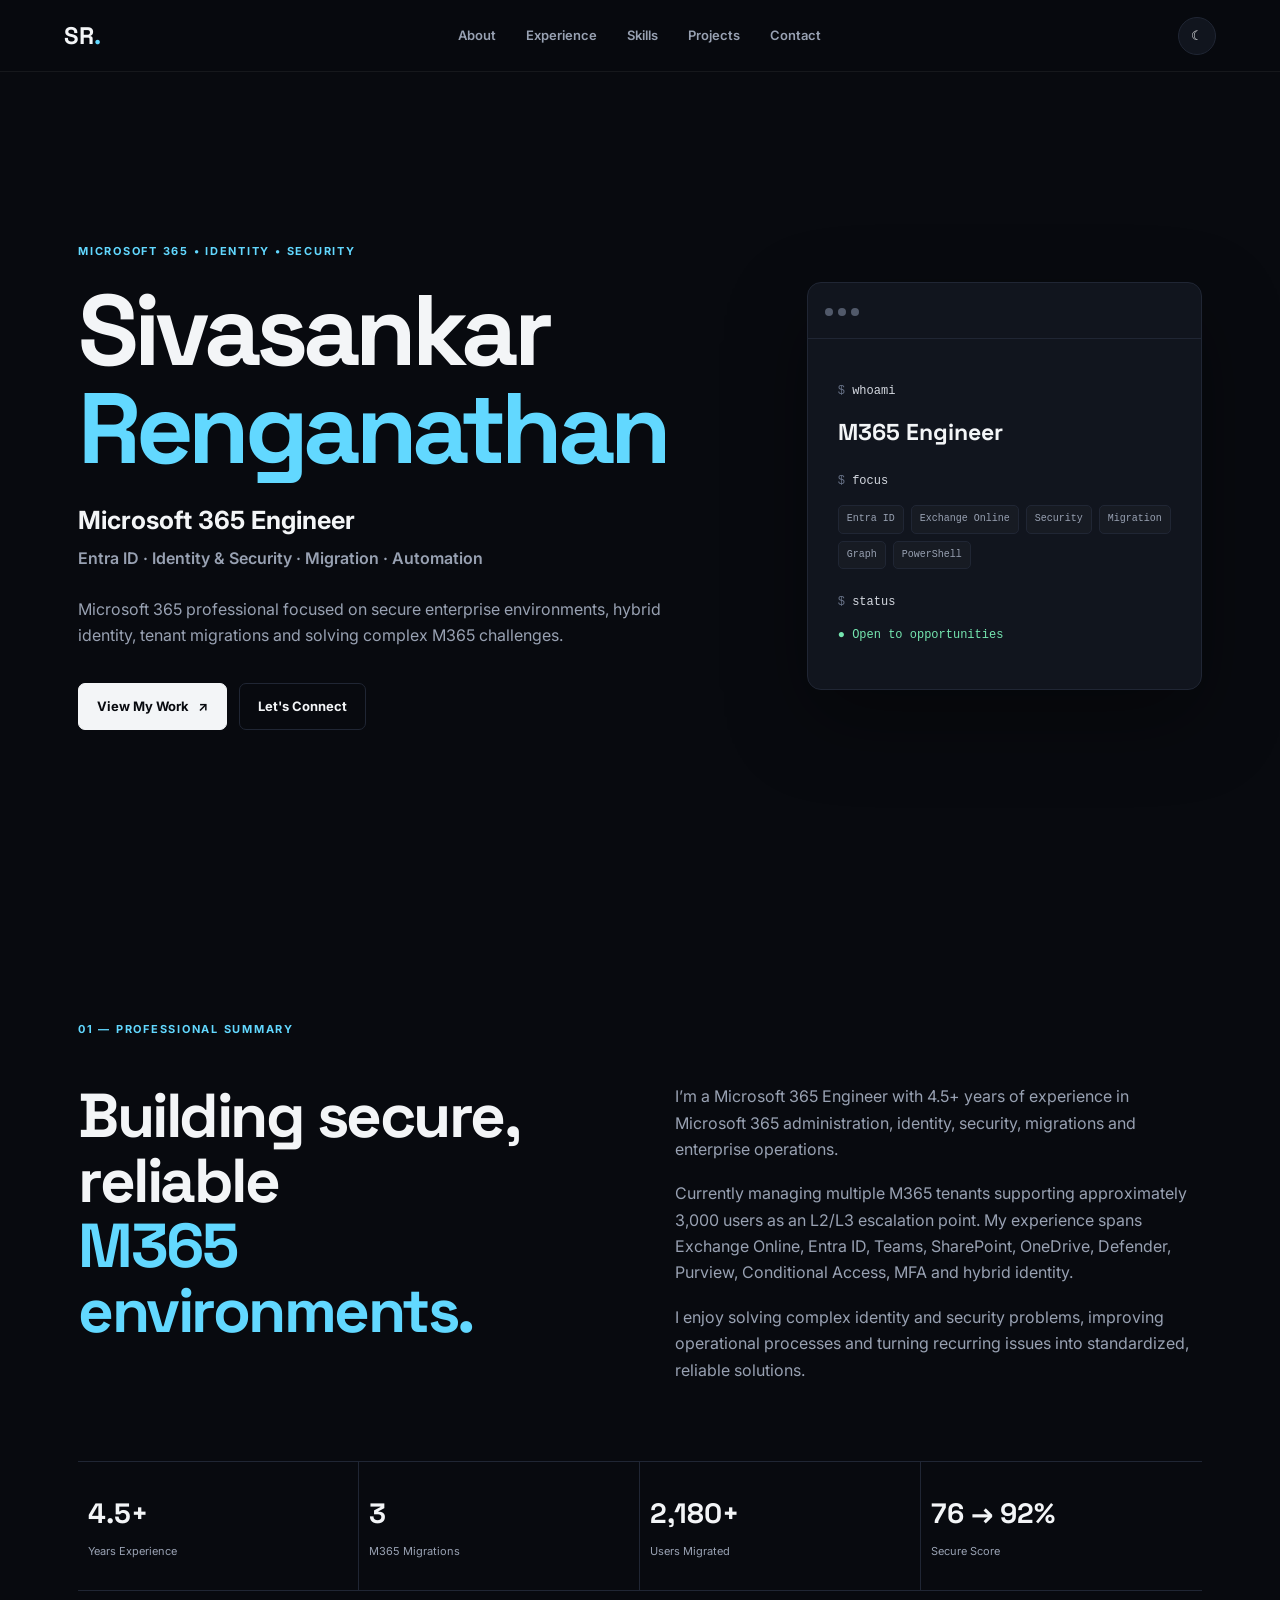
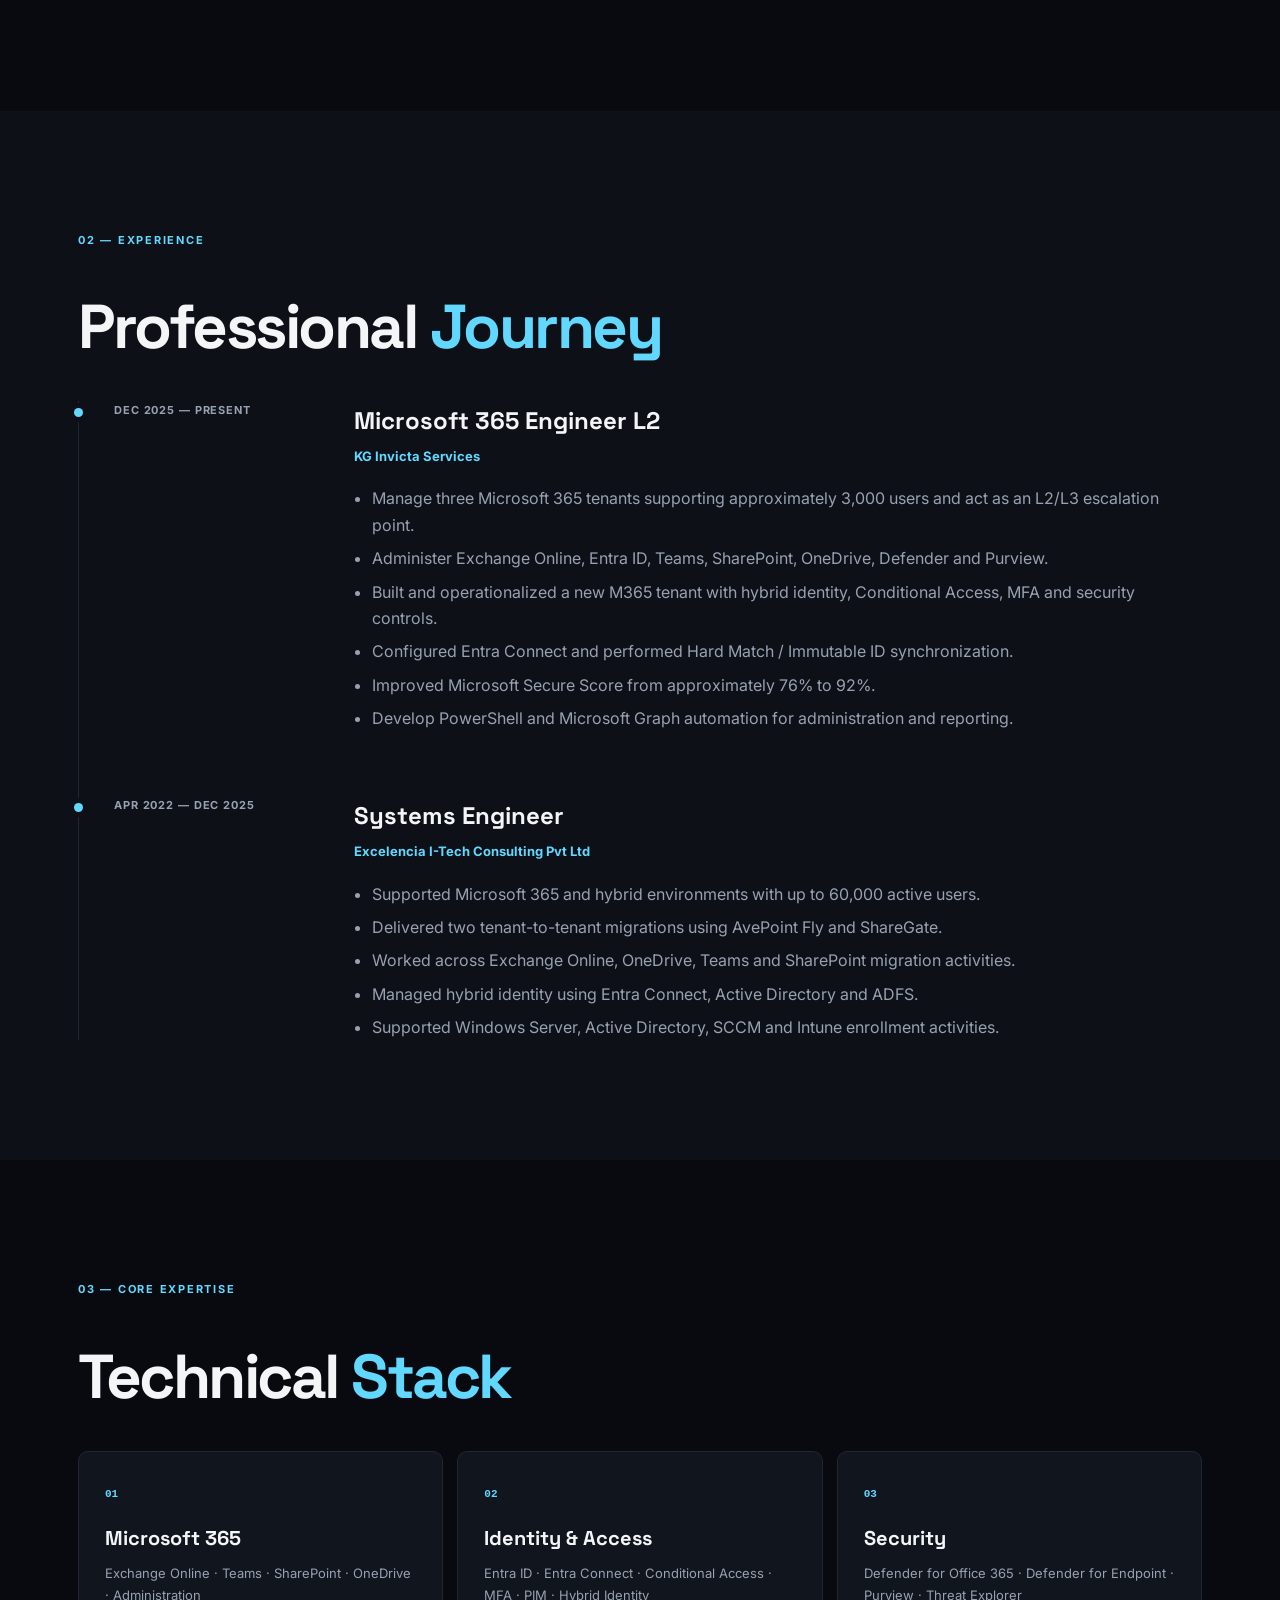
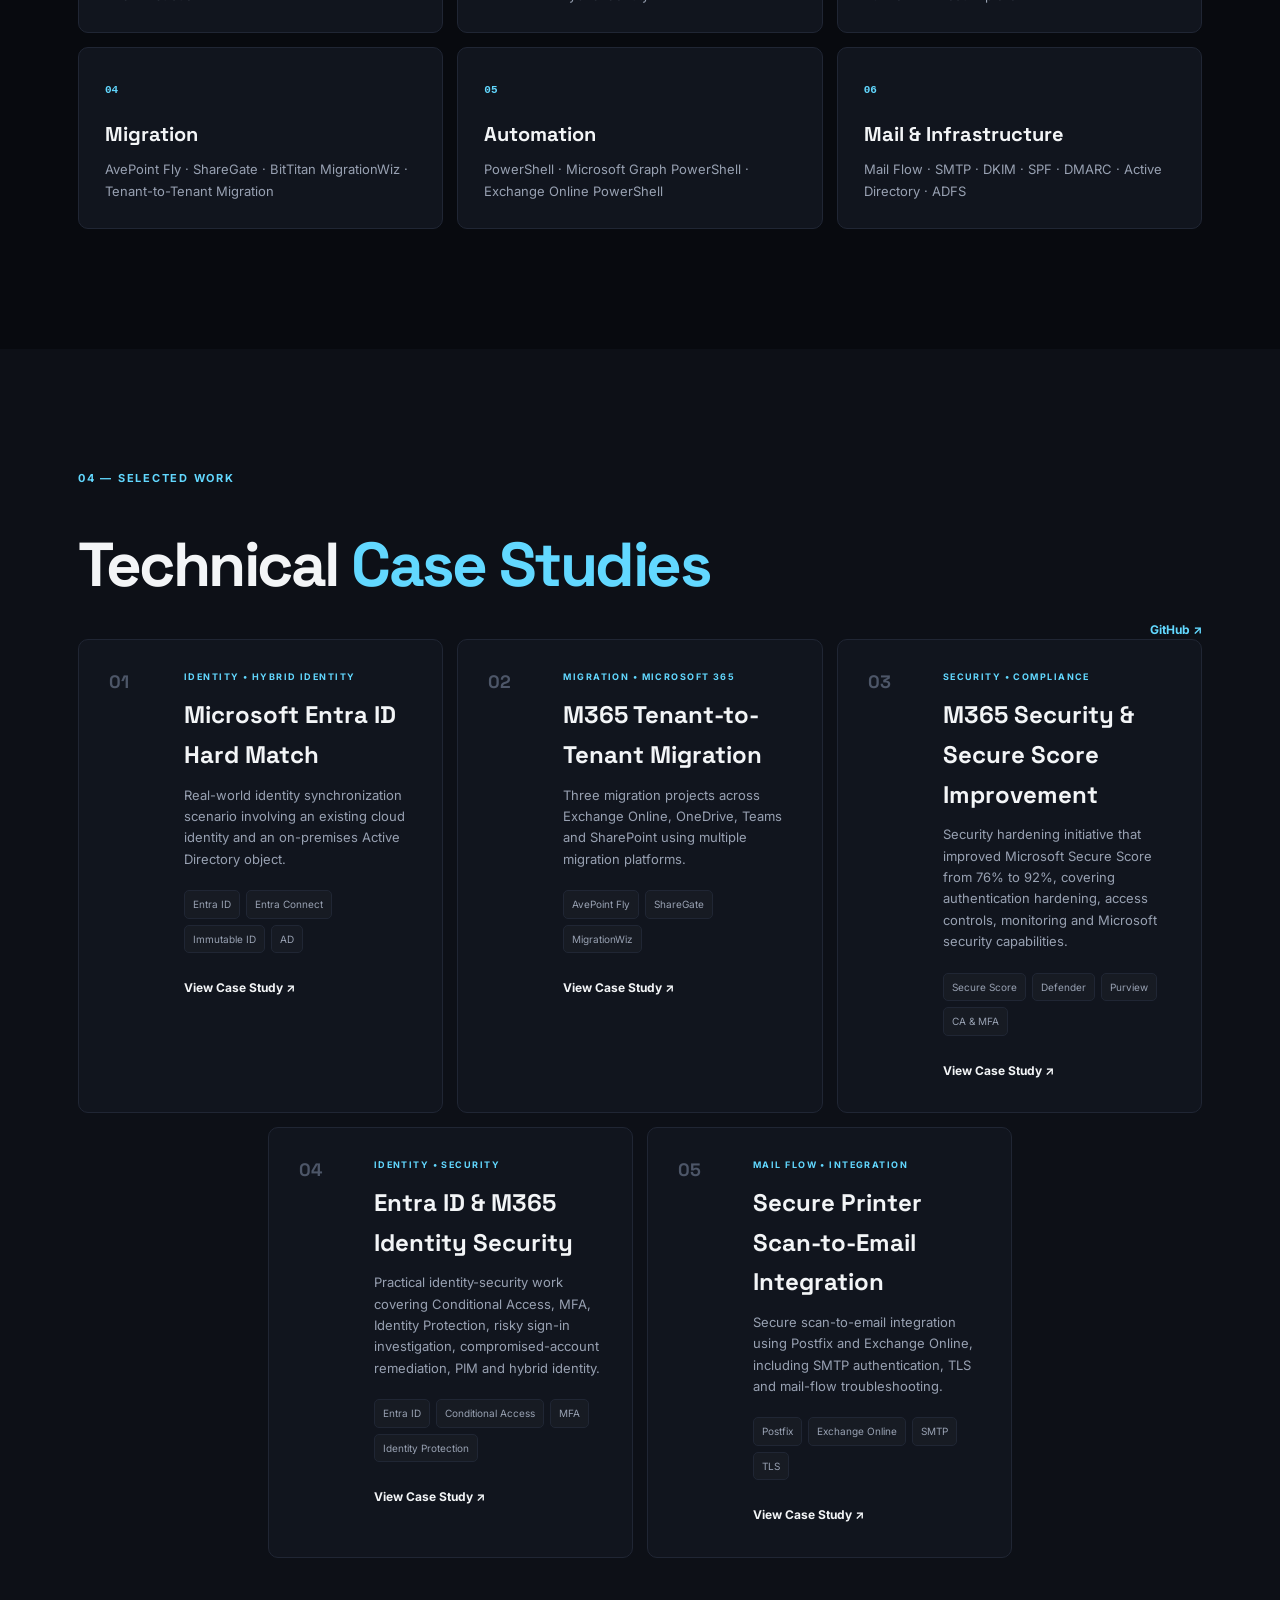
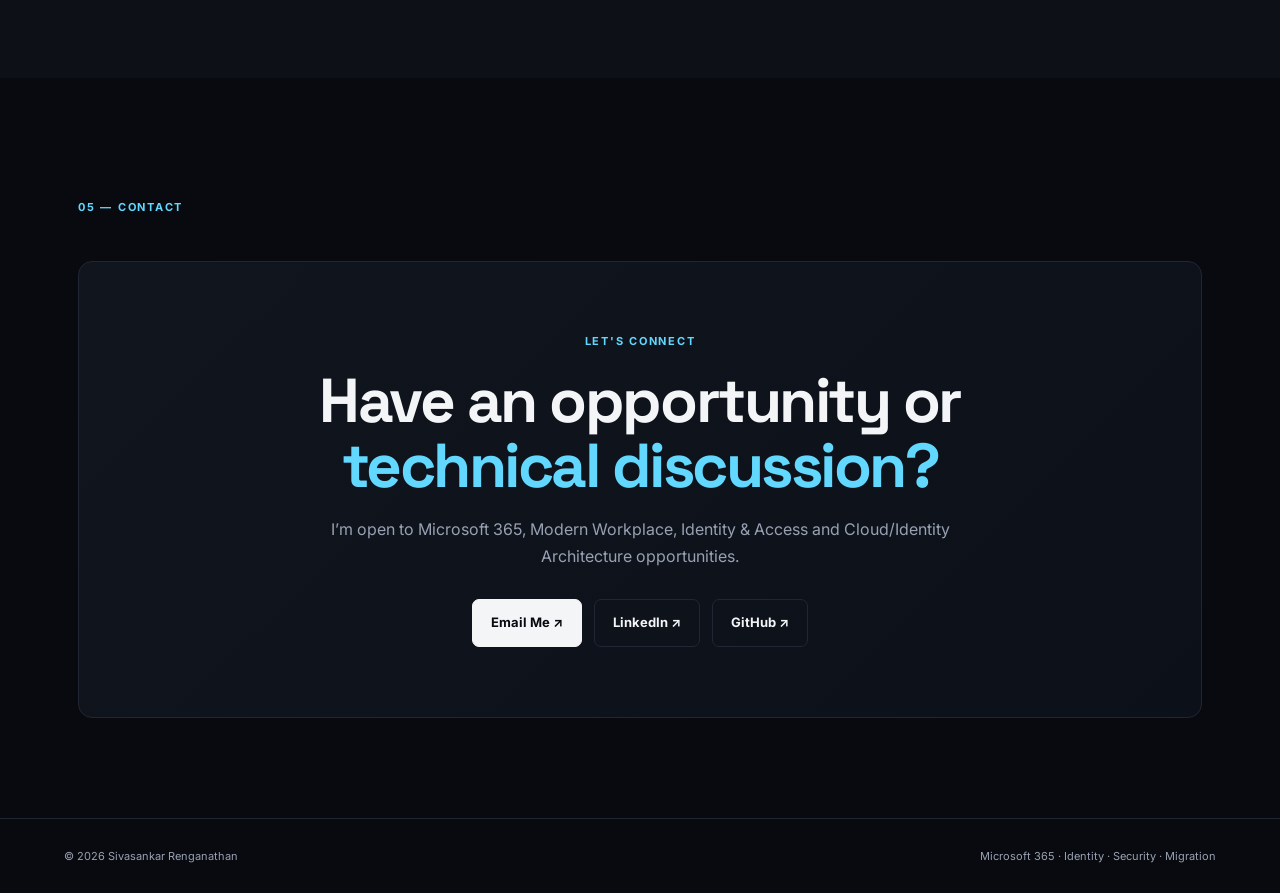
<file: index.html>
<!DOCTYPE html>
<html lang="en">
<head>
  <meta charset="UTF-8">
  <meta name="viewport" content="width=device-width, initial-scale=1.0">
  <meta name="description" content="Sivasankar Renganathan — Microsoft 365 Engineer specializing in Entra ID, Identity & Security, Migration and Automation.">
  <title>Sivasankar Renganathan | Microsoft 365 Engineer</title>
  <link rel="preconnect" href="https://fonts.googleapis.com">
  <link rel="preconnect" href="https://fonts.gstatic.com" crossorigin>
  <link href="https://fonts.googleapis.com/css2?family=Inter:wght@400;500;600;700;800&family=Space+Grotesk:wght@500;600;700&display=swap" rel="stylesheet">
  <link rel="stylesheet" href="style.css">

  <style>
    /* Final Selected Work layout: consistent cards, centered second row, responsive. */
    .project-grid-final {
      display: grid;
      grid-template-columns: repeat(6, minmax(0, 1fr));
      gap: 14px;
      align-items: stretch;
    }
    .project-grid-final .project-card {
      grid-column: span 2;
      min-width: 0;
      height: 100%;
    }
    .project-grid-final .project-card:nth-child(4) {
      grid-column: 2 / span 2;
    }
    .project-grid-final .project-card:nth-child(5) {
      grid-column: 4 / span 2;
    }
    @media (max-width: 850px) {
      .project-grid-final { grid-template-columns: 1fr; }
      .project-grid-final .project-card,
      .project-grid-final .project-card:nth-child(4),
      .project-grid-final .project-card:nth-child(5) { grid-column: auto; }
    }
  </style>
</head>
<body>
  <header class="site-header">
    <a class="logo" href="#home">SR<span>.</span></a>
    <nav>
      <a href="#about">About</a>
      <a href="#experience">Experience</a>
      <a href="#skills">Skills</a>
      <a href="#projects">Projects</a>
      <a href="#contact">Contact</a>
    </nav>
    <button id="themeToggle" class="theme-btn" aria-label="Toggle theme">☾</button>
  </header>

  <main>
    <section id="home" class="hero section">
      <div class="hero-copy">
        <p class="eyebrow">MICROSOFT 365 • IDENTITY • SECURITY</p>
        <h1>Sivasankar<br><span>Renganathan</span></h1>
        <p class="hero-title">Microsoft 365 Engineer</p>
        <p class="hero-subtitle">Entra ID · Identity & Security · Migration · Automation</p>
        <p class="hero-text">
          Microsoft 365 professional focused on secure enterprise environments,
          hybrid identity, tenant migrations and solving complex M365 challenges.
        </p>
        <div class="hero-actions">
          <a class="btn primary" href="#projects">View My Work <span>↗</span></a>
          <a class="btn secondary" href="#contact">Let's Connect</a>
        </div>
      </div>
      <div class="hero-card">
        <div class="terminal-top"><span></span><span></span><span></span></div>
        <div class="terminal-body">
          <p><span class="muted">$</span> whoami</p>
          <h3>M365 Engineer</h3>
          <p><span class="muted">$</span> focus</p>
          <div class="chips">
            <span>Entra ID</span><span>Exchange Online</span><span>Security</span>
            <span>Migration</span><span>Graph</span><span>PowerShell</span>
          </div>
          <p><span class="muted">$</span> status</p>
          <p class="status">● Open to opportunities</p>
        </div>
      </div>
    </section>

    <section id="about" class="section">
      <div class="section-label">01 — PROFESSIONAL SUMMARY</div>
      <div class="two-col">
        <div>
          <h2>Building secure, reliable<br><span>M365 environments.</span></h2>
        </div>
        <div class="content">
          <p>
            I’m a Microsoft 365 Engineer with 4.5+ years of experience in
            Microsoft 365 administration, identity, security, migrations and
            enterprise operations.
          </p>
          <p>
            Currently managing multiple M365 tenants supporting approximately
            3,000 users as an L2/L3 escalation point. My experience spans
            Exchange Online, Entra ID, Teams, SharePoint, OneDrive, Defender,
            Purview, Conditional Access, MFA and hybrid identity.
          </p>
          <p>
            I enjoy solving complex identity and security problems, improving
            operational processes and turning recurring issues into
            standardized, reliable solutions.
          </p>
        </div>
      </div>

      <div class="stats">
        <div><strong>4.5+</strong><span>Years Experience</span></div>
        <div><strong>3</strong><span>M365 Migrations</span></div>
        <div><strong>2,180+</strong><span>Users Migrated</span></div>
        <div><strong>76 → 92%</strong><span>Secure Score</span></div>
      </div>
    </section>

    <section id="experience" class="section alt">
      <div class="section-label">02 — EXPERIENCE</div>
      <h2>Professional <span>Journey</span></h2>

      <div class="timeline">
        <article class="timeline-item">
          <div class="timeline-date">DEC 2025 — PRESENT</div>
          <div class="timeline-content">
            <h3>Microsoft 365 Engineer L2</h3>
            <h4>KG Invicta Services</h4>
            <ul>
              <li>Manage three Microsoft 365 tenants supporting approximately 3,000 users and act as an L2/L3 escalation point.</li>
              <li>Administer Exchange Online, Entra ID, Teams, SharePoint, OneDrive, Defender and Purview.</li>
              <li>Built and operationalized a new M365 tenant with hybrid identity, Conditional Access, MFA and security controls.</li>
              <li>Configured Entra Connect and performed Hard Match / Immutable ID synchronization.</li>
              <li>Improved Microsoft Secure Score from approximately 76% to 92%.</li>
              <li>Develop PowerShell and Microsoft Graph automation for administration and reporting.</li>
            </ul>
          </div>
        </article>

        <article class="timeline-item">
          <div class="timeline-date">APR 2022 — DEC 2025</div>
          <div class="timeline-content">
            <h3>Systems Engineer</h3>
            <h4>Excelencia I-Tech Consulting Pvt Ltd</h4>
            <ul>
              <li>Supported Microsoft 365 and hybrid environments with up to 60,000 active users.</li>
              <li>Delivered two tenant-to-tenant migrations using AvePoint Fly and ShareGate.</li>
              <li>Worked across Exchange Online, OneDrive, Teams and SharePoint migration activities.</li>
              <li>Managed hybrid identity using Entra Connect, Active Directory and ADFS.</li>
              <li>Supported Windows Server, Active Directory, SCCM and Intune enrollment activities.</li>
            </ul>
          </div>
        </article>
      </div>
    </section>

    <section id="skills" class="section">
      <div class="section-label">03 — CORE EXPERTISE</div>
      <h2>Technical <span>Stack</span></h2>
      <div class="skill-grid">
        <div class="skill-card"><span class="icon">01</span><h3>Microsoft 365</h3><p>Exchange Online · Teams · SharePoint · OneDrive · Administration</p></div>
        <div class="skill-card"><span class="icon">02</span><h3>Identity & Access</h3><p>Entra ID · Entra Connect · Conditional Access · MFA · PIM · Hybrid Identity</p></div>
        <div class="skill-card"><span class="icon">03</span><h3>Security</h3><p>Defender for Office 365 · Defender for Endpoint · Purview · Threat Explorer</p></div>
        <div class="skill-card"><span class="icon">04</span><h3>Migration</h3><p>AvePoint Fly · ShareGate · BitTitan MigrationWiz · Tenant-to-Tenant Migration</p></div>
        <div class="skill-card"><span class="icon">05</span><h3>Automation</h3><p>PowerShell · Microsoft Graph PowerShell · Exchange Online PowerShell</p></div>
        <div class="skill-card"><span class="icon">06</span><h3>Mail & Infrastructure</h3><p>Mail Flow · SMTP · DKIM · SPF · DMARC · Active Directory · ADFS</p></div>
      </div>
    </section>

    <section id="projects" class="section alt">
      <div class="section-label">04 — SELECTED WORK</div>
      <div class="project-heading">
        <h2>Technical <span>Case Studies</span></h2>
        <a href="https://github.com/sivasankar4629/m365-portfolio" target="_blank" rel="noopener">GitHub ↗</a>
      </div>

      <div class="projects project-grid-final">
        <article class="project-card">
          <div class="project-number">01</div>
          <div>
            <p class="project-type">IDENTITY • HYBRID IDENTITY</p>
            <h3>Microsoft Entra ID Hard Match</h3>
            <p>Real-world identity synchronization scenario involving an existing cloud identity and an on-premises Active Directory object.</p>
            <div class="project-tags"><span>Entra ID</span><span>Entra Connect</span><span>Immutable ID</span><span>AD</span></div>
            <a class="project-link" href="projects/entra-id-hard-match/">View Case Study ↗</a>
          </div>
        </article>

        <article class="project-card">
          <div class="project-number">02</div>
          <div>
            <p class="project-type">MIGRATION • MICROSOFT 365</p>
            <h3>M365 Tenant-to-Tenant Migration</h3>
            <p>Three migration projects across Exchange Online, OneDrive, Teams and SharePoint using multiple migration platforms.</p>
            <div class="project-tags"><span>AvePoint Fly</span><span>ShareGate</span><span>MigrationWiz</span></div>
            <a class="project-link" href="projects/m365-tenant-migration/">View Case Study ↗</a>
          </div>
        </article>

        <article class="project-card">
          <div class="project-number">03</div>
          <div>
            <p class="project-type">SECURITY • COMPLIANCE</p>
            <h3>M365 Security &amp; Secure Score Improvement</h3>
            <p>Security hardening initiative that improved Microsoft Secure Score from 76% to 92%, covering authentication hardening, access controls, monitoring and Microsoft security capabilities.</p>
            <div class="project-tags"><span>Secure Score</span><span>Defender</span><span>Purview</span><span>CA &amp; MFA</span></div>
            <a class="project-link" href="projects/m365-security-score/">View Case Study ↗</a>
          </div>
        </article>

        <article class="project-card">
          <div class="project-number">04</div>
          <div>
            <p class="project-type">IDENTITY • SECURITY</p>
            <h3>Entra ID &amp; M365 Identity Security</h3>
            <p>Practical identity-security work covering Conditional Access, MFA, Identity Protection, risky sign-in investigation, compromised-account remediation, PIM and hybrid identity.</p>
            <div class="project-tags"><span>Entra ID</span><span>Conditional Access</span><span>MFA</span><span>Identity Protection</span></div>
            <a class="project-link" href="projects/entra-id-m365-identity-security/">View Case Study ↗</a>
          </div>
        </article>

        <article class="project-card">
          <div class="project-number">05</div>
          <div>
            <p class="project-type">MAIL FLOW • INTEGRATION</p>
            <h3>Secure Printer Scan-to-Email Integration</h3>
            <p>Secure scan-to-email integration using Postfix and Exchange Online, including SMTP authentication, TLS and mail-flow troubleshooting.</p>
            <div class="project-tags"><span>Postfix</span><span>Exchange Online</span><span>SMTP</span><span>TLS</span></div>
            <a class="project-link" href="projects/secure-printer-scan-email/">View Case Study ↗</a>
          </div>
        </article>
      </div>
    </section>

    <section id="contact" class="section contact-section">
      <div class="section-label">05 — CONTACT</div>
      <div class="contact-box">
        <p class="eyebrow">LET'S CONNECT</p>
        <h2>Have an opportunity or<br><span>technical discussion?</span></h2>
        <p>I’m open to Microsoft 365, Modern Workplace, Identity & Access and Cloud/Identity Architecture opportunities.</p>
        <div class="contact-actions">
          <a class="btn primary" href="mailto:sivasankar4629@gmail.com">Email Me ↗</a>
          <a class="btn secondary" href="https://www.linkedin.com/in/sivasankar-renganathan-8a0353220/" target="_blank" rel="noopener">LinkedIn ↗</a>
          <a class="btn secondary" href="https://github.com/sivasankar4629/m365-portfolio" target="_blank" rel="noopener">GitHub ↗</a>
        </div>
      </div>
    </section>
  </main>

  <footer>
    <span>© 2026 Sivasankar Renganathan</span>
    <span>Microsoft 365 · Identity · Security · Migration</span>
  </footer>

  <script src="script.js"></script>
</body>
</html>
</file>
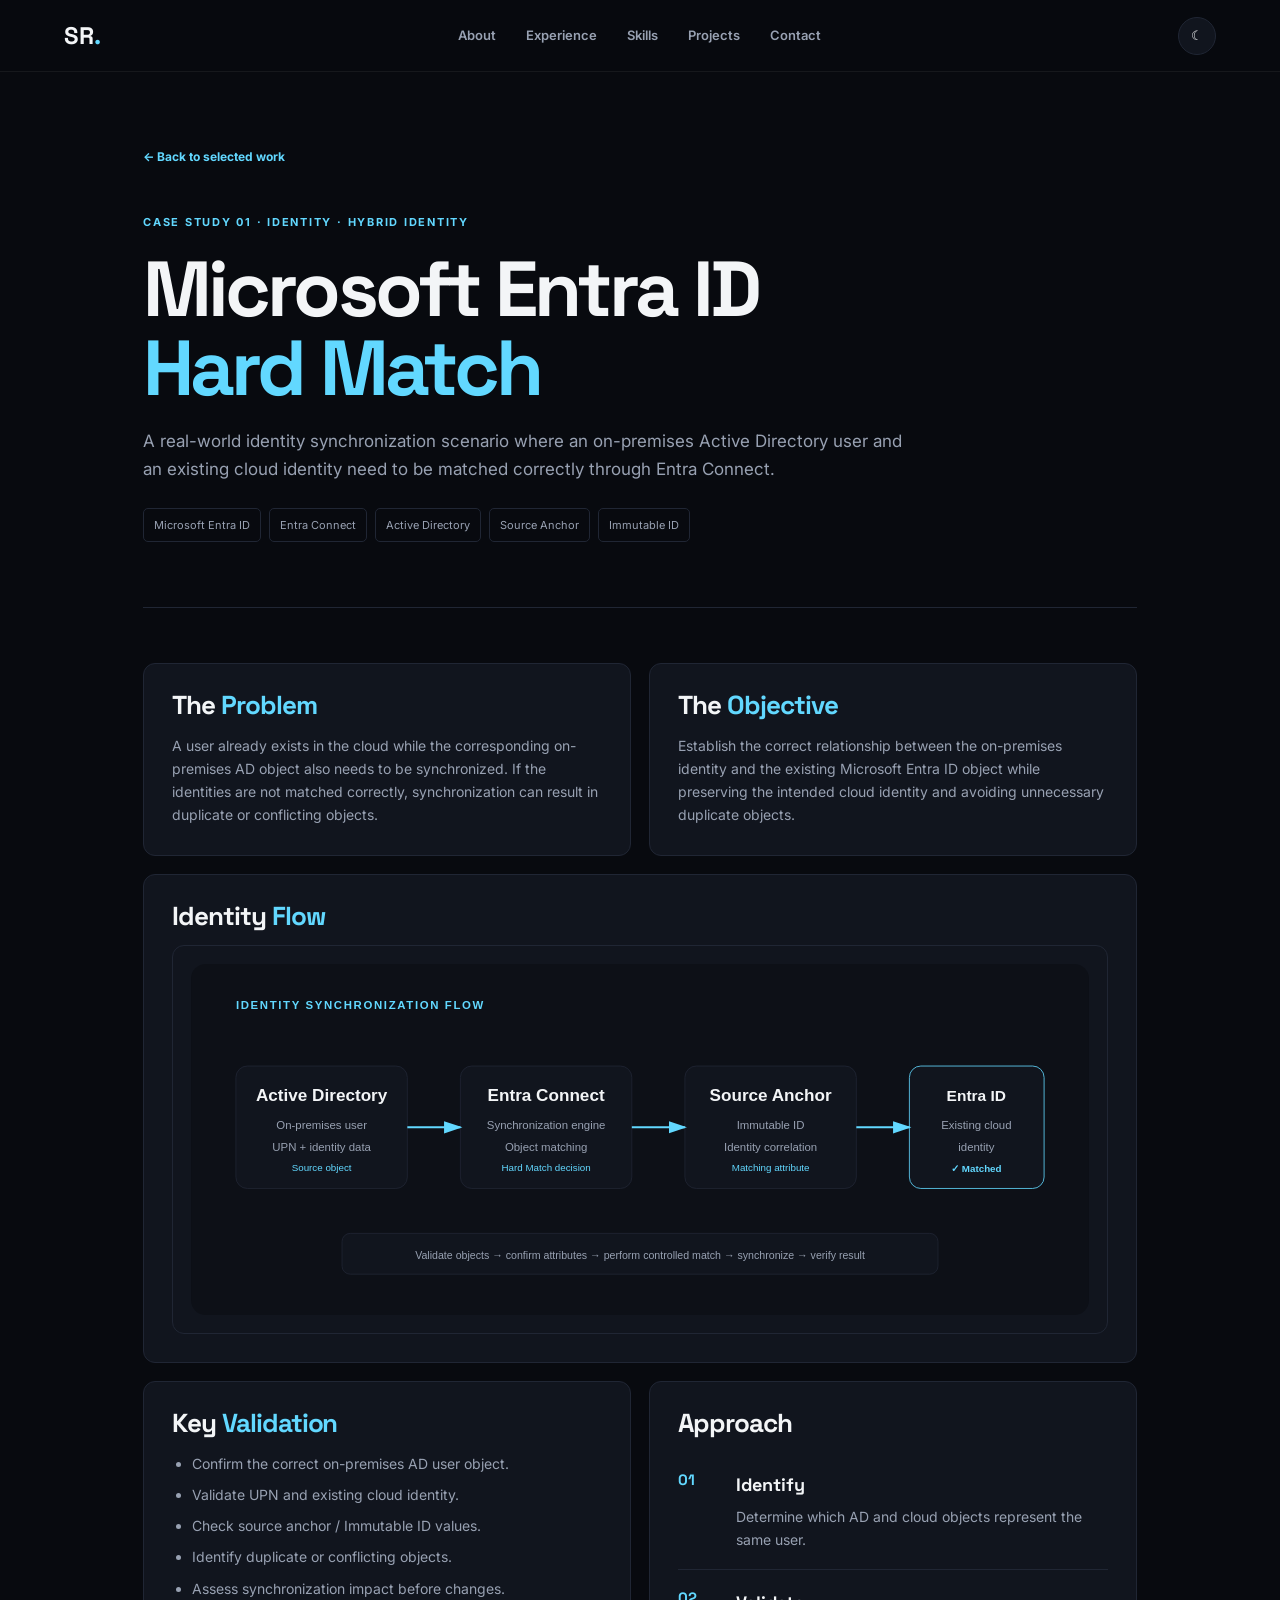
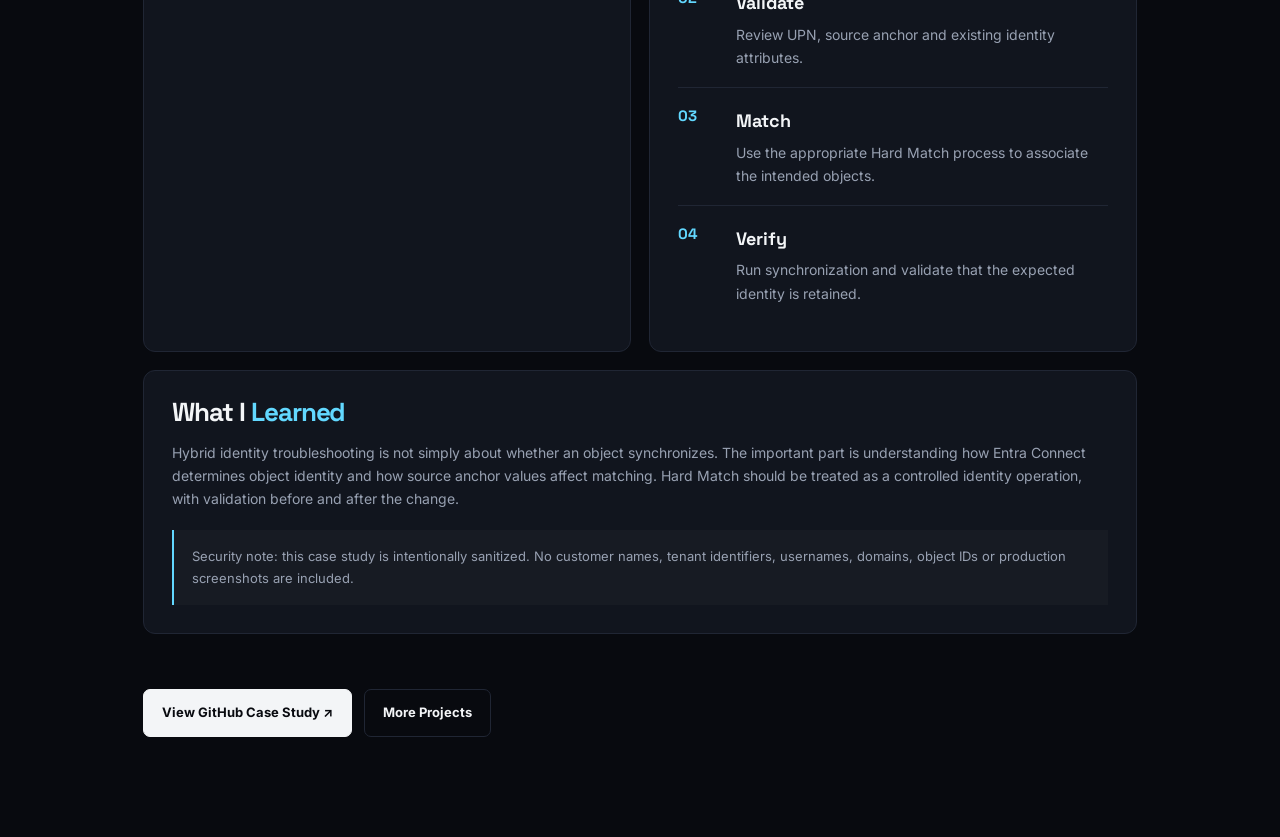
<file: projects/entra-id-hard-match/index.html>
<!DOCTYPE html>
<html lang="en">
<head>
<meta charset="UTF-8"><meta name="viewport" content="width=device-width, initial-scale=1.0">
<meta name="description" content="Sivasankar Renganathan — Microsoft Entra ID Hard Match case study.">
<title>Entra ID Hard Match | Sivasankar Renganathan</title>
<link rel="preconnect" href="https://fonts.googleapis.com"><link rel="preconnect" href="https://fonts.gstatic.com" crossorigin>
<link href="https://fonts.googleapis.com/css2?family=Inter:wght@400;500;600;700;800&family=Space+Grotesk:wght@500;600;700&display=swap" rel="stylesheet">
<link rel="stylesheet" href="../../style.css">
<style>
.project-page{max-width:1050px;margin:auto;padding:70px 28px 100px}.back{color:var(--accent);font-size:12px;font-weight:700}.project-hero{padding:45px 0 65px;border-bottom:1px solid var(--line)}.project-hero h1{font:700 clamp(42px,7vw,78px)/1.02 'Space Grotesk';letter-spacing:-.05em;margin:18px 0}.project-hero h1 span{color:var(--accent)}.lead{color:var(--muted);font-size:17px;max-width:780px}.meta{display:flex;gap:8px;flex-wrap:wrap;margin-top:25px}.meta span{border:1px solid var(--line);padding:7px 10px;border-radius:5px;color:var(--muted);font-size:11px}.case-grid{display:grid;grid-template-columns:1fr 1fr;gap:18px;margin:55px 0}.case-card{background:var(--card);border:1px solid var(--line);border-radius:12px;padding:28px}.case-card h2{font-size:26px;margin:0 0 15px}.case-card h2 span{color:var(--accent)}.case-card p,.case-card li{color:var(--muted);font-size:14px}.case-card ul{padding-left:20px}.case-card li+li{margin-top:8px}.wide{grid-column:span 2}.diagram{border:1px solid var(--line);border-radius:12px;background:var(--card);padding:18px;overflow:auto}.diagram img{display:block;width:100%;min-width:720px;height:auto}.steps{counter-reset:item}.step{display:grid;grid-template-columns:42px 1fr;gap:16px;padding:18px 0;border-top:1px solid var(--line)}.step:first-child{border-top:0}.num{font:700 15px 'Space Grotesk';color:var(--accent)}.step h3{font-size:18px;margin-bottom:5px}.note{margin-top:20px;padding:16px 18px;border-left:2px solid var(--accent);background:rgba(255,255,255,.025);color:var(--muted);font-size:13px}.footer-actions{display:flex;gap:12px;flex-wrap:wrap;margin-top:35px}@media(max-width:750px){.case-grid{grid-template-columns:1fr}.wide{grid-column:auto}.project-page{padding-top:45px}}
</style></head>
<body>
<header class="site-header"><a class="logo" href="../../index.html">SR<span>.</span></a><nav><a href="../../index.html#about">About</a><a href="../../index.html#experience">Experience</a><a href="../../index.html#skills">Skills</a><a href="../../index.html#projects">Projects</a><a href="../../index.html#contact">Contact</a></nav><button id="themeToggle" class="theme-btn" aria-label="Toggle theme">☾</button></header>
<main class="project-page">
<a class="back" href="../../index.html#projects">← Back to selected work</a>
<section class="project-hero"><p class="eyebrow">CASE STUDY 01 · IDENTITY · HYBRID IDENTITY</p><h1>Microsoft Entra ID<br><span>Hard Match</span></h1><p class="lead">A real-world identity synchronization scenario where an on-premises Active Directory user and an existing cloud identity need to be matched correctly through Entra Connect.</p><div class="meta"><span>Microsoft Entra ID</span><span>Entra Connect</span><span>Active Directory</span><span>Source Anchor</span><span>Immutable ID</span></div></section>
<section class="case-grid">
<article class="case-card"><h2>The <span>Problem</span></h2><p>A user already exists in the cloud while the corresponding on-premises AD object also needs to be synchronized. If the identities are not matched correctly, synchronization can result in duplicate or conflicting objects.</p></article>
<article class="case-card"><h2>The <span>Objective</span></h2><p>Establish the correct relationship between the on-premises identity and the existing Microsoft Entra ID object while preserving the intended cloud identity and avoiding unnecessary duplicate objects.</p></article>
<article class="case-card wide"><h2>Identity <span>Flow</span></h2><div class="diagram"><img src="hard-match-diagram.svg" alt="Architecture diagram showing Active Directory, Entra Connect, source anchor and existing Entra ID user leading to a matched identity"></div></article>
<article class="case-card"><h2>Key <span>Validation</span></h2><ul><li>Confirm the correct on-premises AD user object.</li><li>Validate UPN and existing cloud identity.</li><li>Check source anchor / Immutable ID values.</li><li>Identify duplicate or conflicting objects.</li><li>Assess synchronization impact before changes.</li></ul></article>
<article class="case-card"><h2>Approach</h2><div class="steps"><div class="step"><div class="num">01</div><div><h3>Identify</h3><p>Determine which AD and cloud objects represent the same user.</p></div></div><div class="step"><div class="num">02</div><div><h3>Validate</h3><p>Review UPN, source anchor and existing identity attributes.</p></div></div><div class="step"><div class="num">03</div><div><h3>Match</h3><p>Use the appropriate Hard Match process to associate the intended objects.</p></div></div><div class="step"><div class="num">04</div><div><h3>Verify</h3><p>Run synchronization and validate that the expected identity is retained.</p></div></div></div></article>
<article class="case-card wide"><h2>What I <span>Learned</span></h2><p>Hybrid identity troubleshooting is not simply about whether an object synchronizes. The important part is understanding how Entra Connect determines object identity and how source anchor values affect matching. Hard Match should be treated as a controlled identity operation, with validation before and after the change.</p><div class="note">Security note: this case study is intentionally sanitized. No customer names, tenant identifiers, usernames, domains, object IDs or production screenshots are included.</div></article>
</section>
<div class="footer-actions"><a class="btn primary" href="https://github.com/sivasankar4629/m365-portfolio/tree/main/01-entra-id-hard-match" target="_blank" rel="noopener">View GitHub Case Study ↗</a><a class="btn secondary" href="../../index.html#projects">More Projects</a></div>
</main><script src="../../script.js"></script></body></html>
</file>
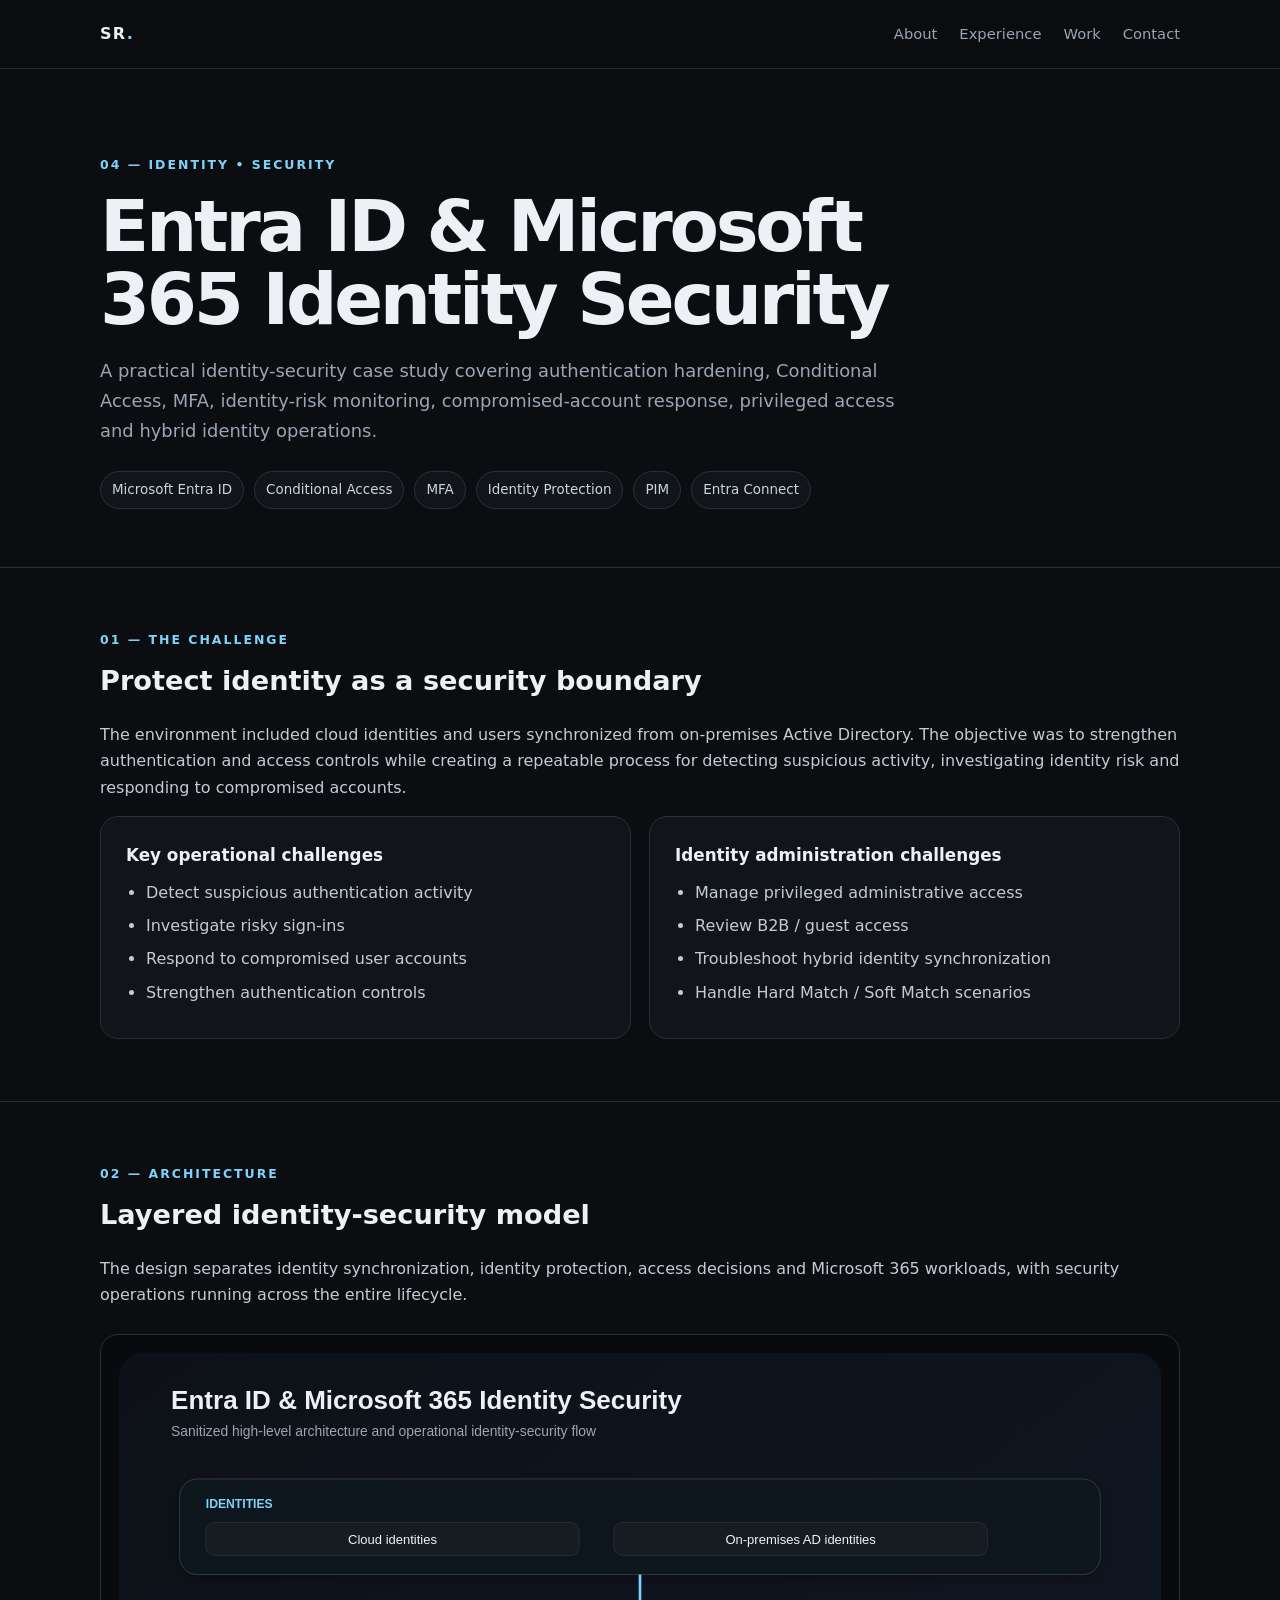
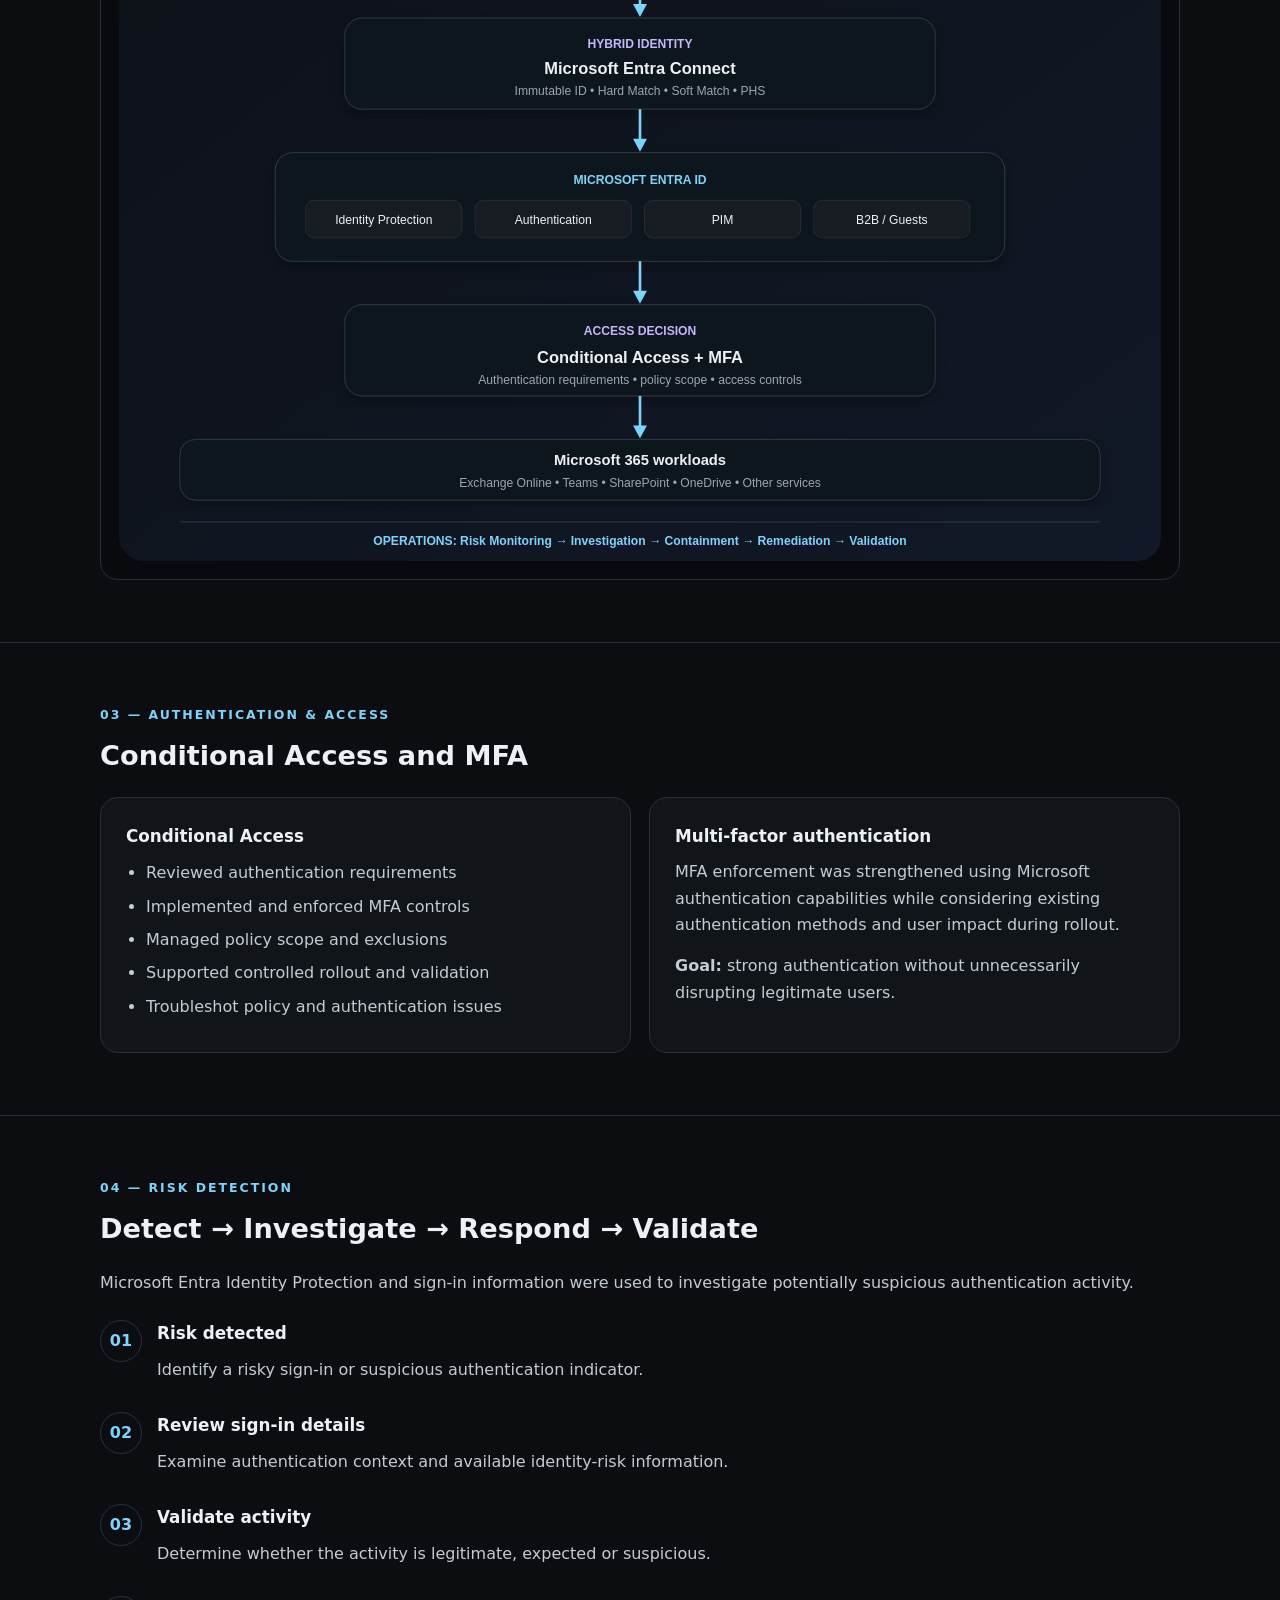
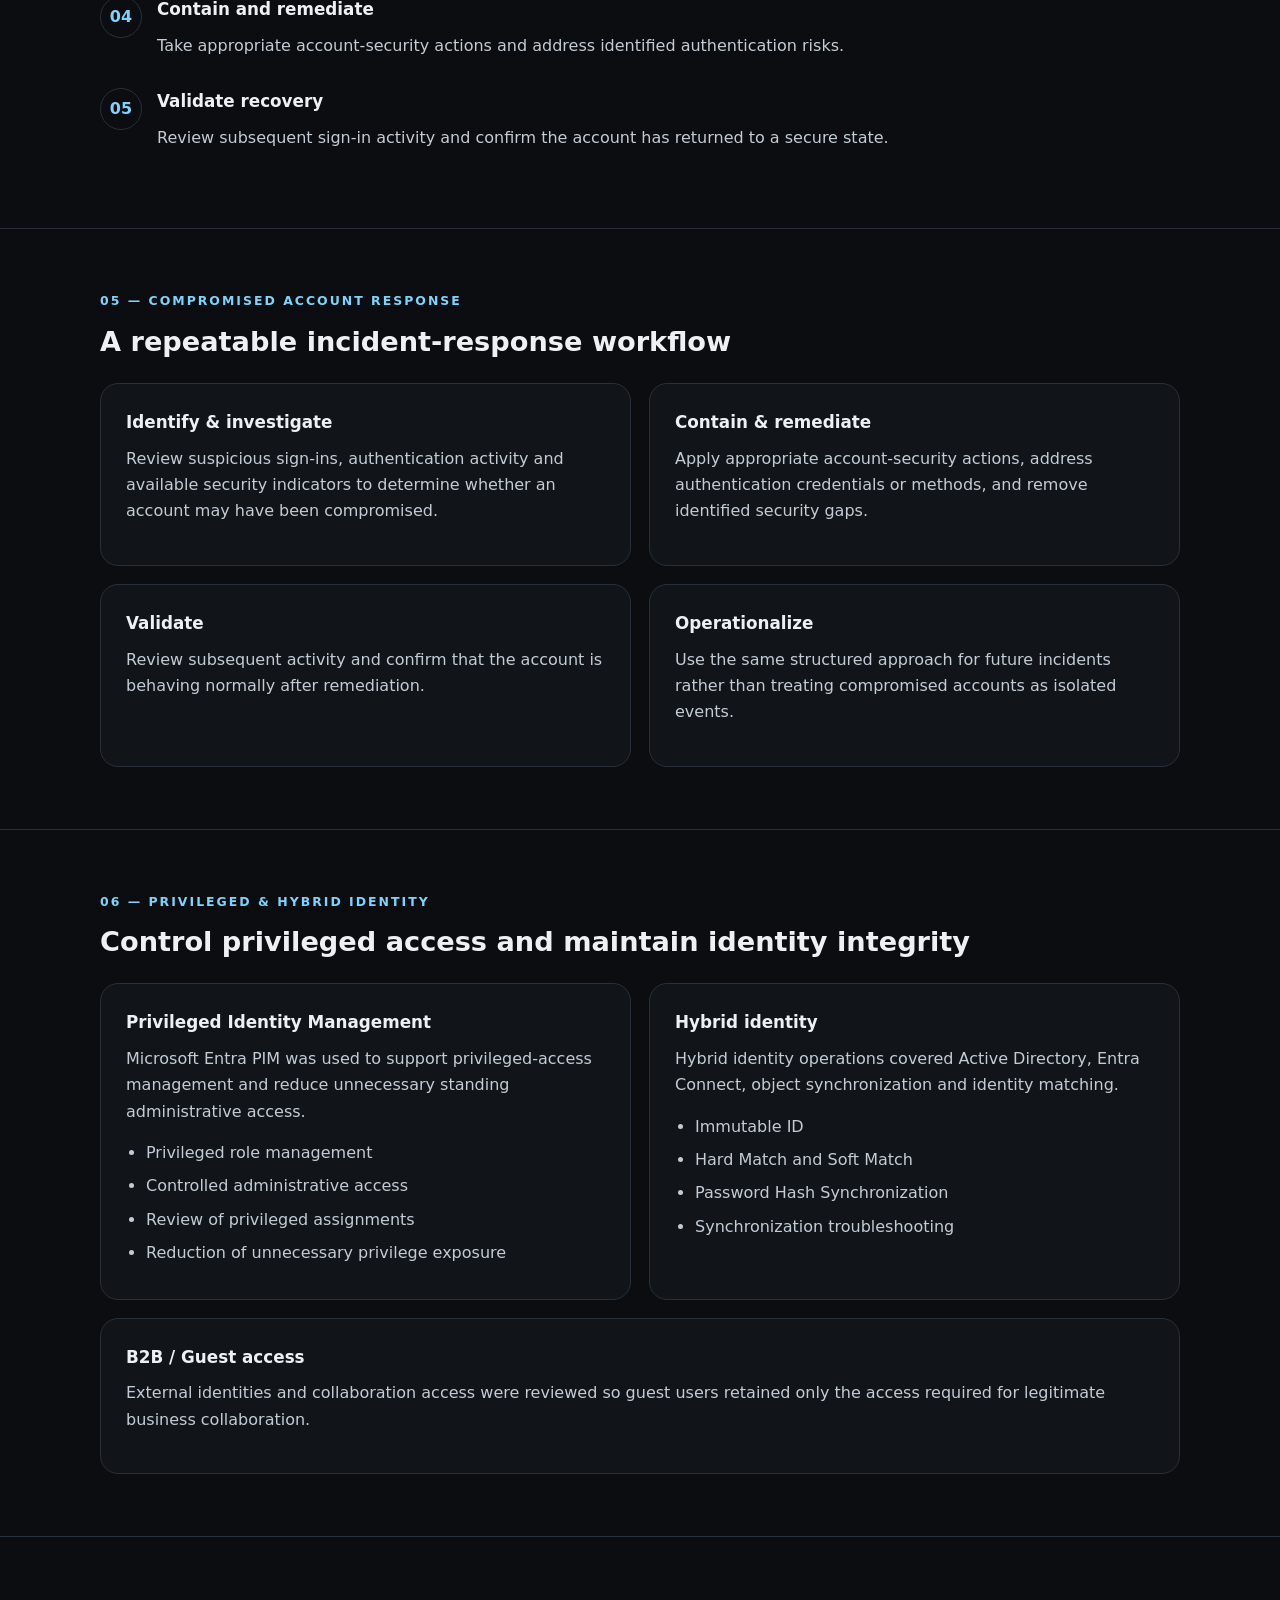
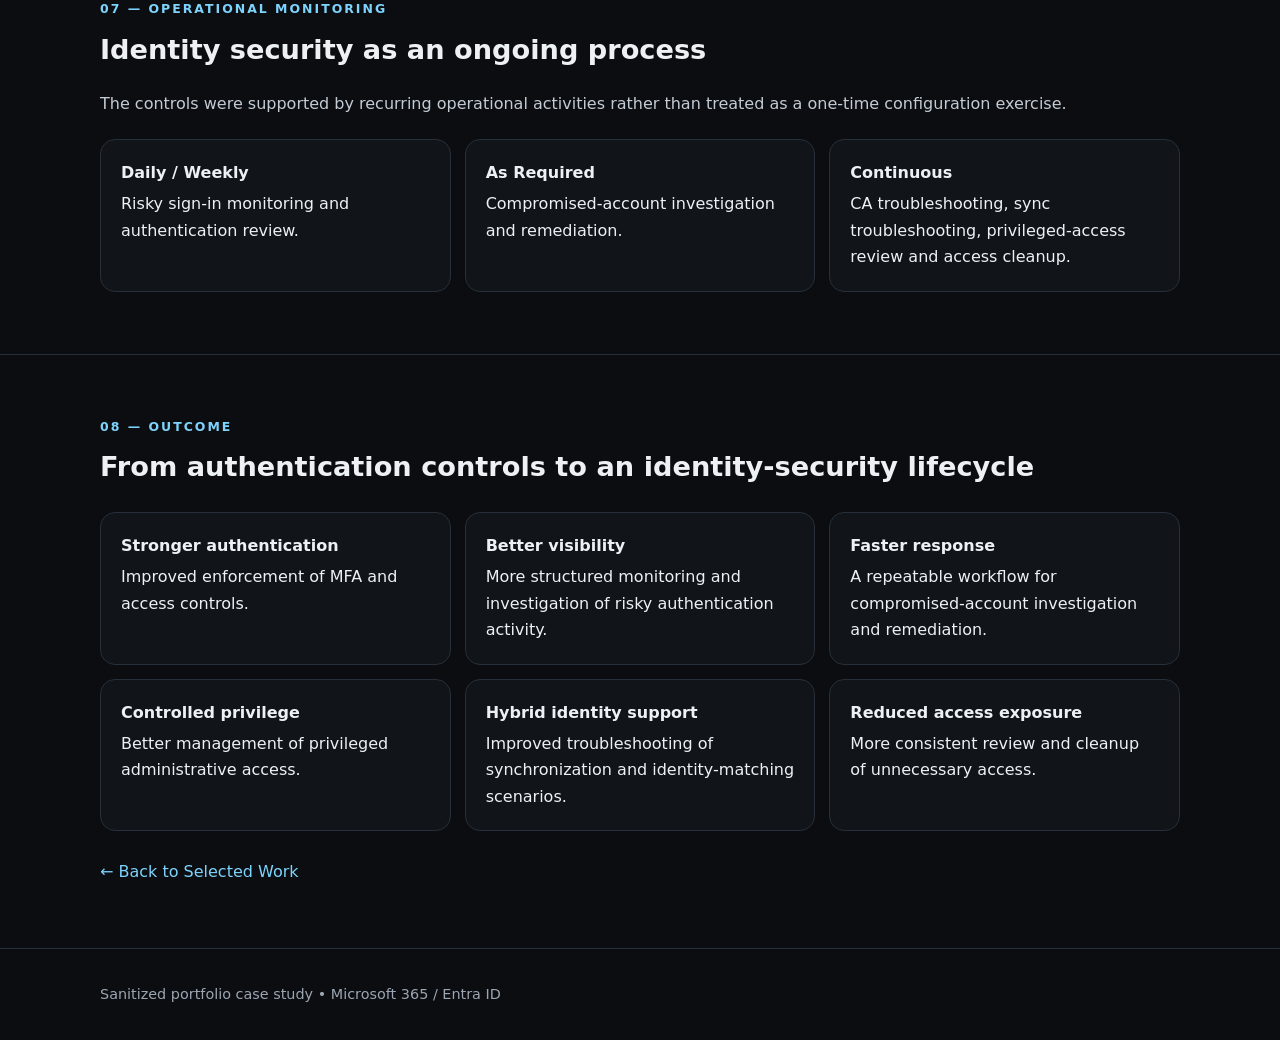
<file: projects/entra-id-m365-identity-security/index.html>
<!DOCTYPE html>
<html lang="en">
<head>
<meta charset="UTF-8">
<meta name="viewport" content="width=device-width, initial-scale=1.0">
<title>Entra ID &amp; M365 Identity Security | Sivasankar Renganathan</title>
<style>
:root{--bg:#0b0d10;--panel:#11151a;--text:#edf1f5;--muted:#9ba6b2;--line:#27303a;--accent:#7dd3fc;--accent2:#c4b5fd;--max:1080px}
*{box-sizing:border-box}html{scroll-behavior:smooth}body{margin:0;background:var(--bg);color:var(--text);font-family:Inter,system-ui,-apple-system,"Segoe UI",sans-serif;line-height:1.65}a{color:inherit}.wrap{width:min(var(--max),calc(100% - 40px));margin:auto}
nav{position:sticky;top:0;z-index:5;background:rgba(11,13,16,.88);backdrop-filter:blur(14px);border-bottom:1px solid var(--line)}nav .inner{height:68px;display:flex;align-items:center;justify-content:space-between}.brand{text-decoration:none;font-weight:800;letter-spacing:.08em}.brand span{color:var(--accent)}.navlinks{display:flex;gap:22px;color:var(--muted);font-size:.92rem}.navlinks a{text-decoration:none}.navlinks a:hover{color:var(--text)}
.hero{padding:86px 0 58px;border-bottom:1px solid var(--line)}.eyebrow{font-size:.78rem;letter-spacing:.16em;color:var(--accent);font-weight:800}h1{font-size:clamp(2.35rem,6vw,4.5rem);line-height:1.02;margin:14px 0 20px;letter-spacing:-.045em;max-width:900px}.lead{font-size:1.12rem;color:var(--muted);max-width:820px}.meta{display:flex;flex-wrap:wrap;gap:10px;margin-top:26px}.pill{border:1px solid var(--line);background:var(--panel);padding:7px 11px;border-radius:999px;color:#cbd5df;font-size:.84rem}
.section{padding:62px 0;border-bottom:1px solid var(--line)}h2{font-size:1.7rem;margin:8px 0 18px}h3{margin:0 0 9px;font-size:1.05rem}p{margin:0 0 15px;color:#c3ccd5}ul{margin:10px 0 0;padding-left:20px;color:#c3ccd5}li{margin:7px 0}.grid2{display:grid;grid-template-columns:1fr 1fr;gap:18px}.card{background:var(--panel);border:1px solid var(--line);border-radius:18px;padding:25px}
.diagram{margin-top:26px;background:#080a0d;border:1px solid var(--line);border-radius:18px;padding:18px;overflow:auto}.diagram img{display:block;width:100%;min-width:760px;height:auto}.steps{display:grid;gap:14px;margin-top:24px}.step{display:grid;grid-template-columns:42px 1fr;gap:15px}.stepnum{width:42px;height:42px;border:1px solid var(--line);border-radius:50%;display:grid;place-items:center;color:var(--accent);font-weight:800}.outcomes{display:grid;grid-template-columns:repeat(3,1fr);gap:14px;margin-top:22px}.outcome{padding:20px;border:1px solid var(--line);border-radius:15px;background:var(--panel)}.outcome b{display:block;margin-bottom:5px}.back{display:inline-block;margin-top:28px;text-decoration:none;color:var(--accent)}.footer{padding:34px 0;color:var(--muted);font-size:.9rem}
@media(max-width:760px){.wrap{width:min(var(--max),calc(100% - 26px))}.navlinks{display:none}.hero{padding:62px 0 44px}.grid2,.outcomes{grid-template-columns:1fr}h1{font-size:2.5rem}.section{padding:45px 0}.card{padding:21px}}
</style>
</head>
<body>
<nav><div class="wrap inner"><a class="brand" href="/sivasankar-portfolio/">SR<span>.</span></a><div class="navlinks"><a href="/sivasankar-portfolio/#about">About</a><a href="/sivasankar-portfolio/#experience">Experience</a><a href="/sivasankar-portfolio/#projects">Work</a><a href="/sivasankar-portfolio/#contact">Contact</a></div></div></nav>

<header class="hero"><div class="wrap">
<div class="eyebrow">04 — IDENTITY • SECURITY</div>
<h1>Entra ID &amp; Microsoft 365 Identity Security</h1>
<p class="lead">A practical identity-security case study covering authentication hardening, Conditional Access, MFA, identity-risk monitoring, compromised-account response, privileged access and hybrid identity operations.</p>
<div class="meta"><span class="pill">Microsoft Entra ID</span><span class="pill">Conditional Access</span><span class="pill">MFA</span><span class="pill">Identity Protection</span><span class="pill">PIM</span><span class="pill">Entra Connect</span></div>
</div></header>

<section class="section"><div class="wrap"><div class="eyebrow">01 — THE CHALLENGE</div><h2>Protect identity as a security boundary</h2>
<p>The environment included cloud identities and users synchronized from on-premises Active Directory. The objective was to strengthen authentication and access controls while creating a repeatable process for detecting suspicious activity, investigating identity risk and responding to compromised accounts.</p>
<div class="grid2"><div class="card"><h3>Key operational challenges</h3><ul><li>Detect suspicious authentication activity</li><li>Investigate risky sign-ins</li><li>Respond to compromised user accounts</li><li>Strengthen authentication controls</li></ul></div>
<div class="card"><h3>Identity administration challenges</h3><ul><li>Manage privileged administrative access</li><li>Review B2B / guest access</li><li>Troubleshoot hybrid identity synchronization</li><li>Handle Hard Match / Soft Match scenarios</li></ul></div></div>
</div></section>

<section class="section"><div class="wrap"><div class="eyebrow">02 — ARCHITECTURE</div><h2>Layered identity-security model</h2><p>The design separates identity synchronization, identity protection, access decisions and Microsoft 365 workloads, with security operations running across the entire lifecycle.</p>
<div class="diagram"><img src="identity-security-architecture.svg" alt="Sanitized Entra ID and Microsoft 365 identity security architecture diagram"></div></div></section>

<section class="section"><div class="wrap"><div class="eyebrow">03 — AUTHENTICATION &amp; ACCESS</div><h2>Conditional Access and MFA</h2><div class="grid2">
<div class="card"><h3>Conditional Access</h3><ul><li>Reviewed authentication requirements</li><li>Implemented and enforced MFA controls</li><li>Managed policy scope and exclusions</li><li>Supported controlled rollout and validation</li><li>Troubleshot policy and authentication issues</li></ul></div>
<div class="card"><h3>Multi-factor authentication</h3><p>MFA enforcement was strengthened using Microsoft authentication capabilities while considering existing authentication methods and user impact during rollout.</p><p><strong>Goal:</strong> strong authentication without unnecessarily disrupting legitimate users.</p></div>
</div></div></section>

<section class="section"><div class="wrap"><div class="eyebrow">04 — RISK DETECTION</div><h2>Detect → Investigate → Respond → Validate</h2><p>Microsoft Entra Identity Protection and sign-in information were used to investigate potentially suspicious authentication activity.</p>
<div class="steps">
<div class="step"><div class="stepnum">01</div><div><h3>Risk detected</h3><p>Identify a risky sign-in or suspicious authentication indicator.</p></div></div>
<div class="step"><div class="stepnum">02</div><div><h3>Review sign-in details</h3><p>Examine authentication context and available identity-risk information.</p></div></div>
<div class="step"><div class="stepnum">03</div><div><h3>Validate activity</h3><p>Determine whether the activity is legitimate, expected or suspicious.</p></div></div>
<div class="step"><div class="stepnum">04</div><div><h3>Contain and remediate</h3><p>Take appropriate account-security actions and address identified authentication risks.</p></div></div>
<div class="step"><div class="stepnum">05</div><div><h3>Validate recovery</h3><p>Review subsequent sign-in activity and confirm the account has returned to a secure state.</p></div></div>
</div></div></section>

<section class="section"><div class="wrap"><div class="eyebrow">05 — COMPROMISED ACCOUNT RESPONSE</div><h2>A repeatable incident-response workflow</h2><div class="grid2">
<div class="card"><h3>Identify &amp; investigate</h3><p>Review suspicious sign-ins, authentication activity and available security indicators to determine whether an account may have been compromised.</p></div>
<div class="card"><h3>Contain &amp; remediate</h3><p>Apply appropriate account-security actions, address authentication credentials or methods, and remove identified security gaps.</p></div>
<div class="card"><h3>Validate</h3><p>Review subsequent activity and confirm that the account is behaving normally after remediation.</p></div>
<div class="card"><h3>Operationalize</h3><p>Use the same structured approach for future incidents rather than treating compromised accounts as isolated events.</p></div>
</div></div></section>

<section class="section"><div class="wrap"><div class="eyebrow">06 — PRIVILEGED &amp; HYBRID IDENTITY</div><h2>Control privileged access and maintain identity integrity</h2><div class="grid2">
<div class="card"><h3>Privileged Identity Management</h3><p>Microsoft Entra PIM was used to support privileged-access management and reduce unnecessary standing administrative access.</p><ul><li>Privileged role management</li><li>Controlled administrative access</li><li>Review of privileged assignments</li><li>Reduction of unnecessary privilege exposure</li></ul></div>
<div class="card"><h3>Hybrid identity</h3><p>Hybrid identity operations covered Active Directory, Entra Connect, object synchronization and identity matching.</p><ul><li>Immutable ID</li><li>Hard Match and Soft Match</li><li>Password Hash Synchronization</li><li>Synchronization troubleshooting</li></ul></div>
</div><div class="card" style="margin-top:18px"><h3>B2B / Guest access</h3><p>External identities and collaboration access were reviewed so guest users retained only the access required for legitimate business collaboration.</p></div>
</div></section>

<section class="section"><div class="wrap"><div class="eyebrow">07 — OPERATIONAL MONITORING</div><h2>Identity security as an ongoing process</h2><p>The controls were supported by recurring operational activities rather than treated as a one-time configuration exercise.</p><div class="outcomes">
<div class="outcome"><b>Daily / Weekly</b>Risky sign-in monitoring and authentication review.</div>
<div class="outcome"><b>As Required</b>Compromised-account investigation and remediation.</div>
<div class="outcome"><b>Continuous</b>CA troubleshooting, sync troubleshooting, privileged-access review and access cleanup.</div>
</div></div></section>

<section class="section"><div class="wrap"><div class="eyebrow">08 — OUTCOME</div><h2>From authentication controls to an identity-security lifecycle</h2><div class="outcomes">
<div class="outcome"><b>Stronger authentication</b>Improved enforcement of MFA and access controls.</div>
<div class="outcome"><b>Better visibility</b>More structured monitoring and investigation of risky authentication activity.</div>
<div class="outcome"><b>Faster response</b>A repeatable workflow for compromised-account investigation and remediation.</div>
<div class="outcome"><b>Controlled privilege</b>Better management of privileged administrative access.</div>
<div class="outcome"><b>Hybrid identity support</b>Improved troubleshooting of synchronization and identity-matching scenarios.</div>
<div class="outcome"><b>Reduced access exposure</b>More consistent review and cleanup of unnecessary access.</div>
</div>
<a class="back" href="/sivasankar-portfolio/#projects">← Back to Selected Work</a>
</section>

<footer class="footer">
  <div class="wrap">Sanitized portfolio case study • Microsoft 365 / Entra ID</div>
</footer>

</body>
</html>
</file>
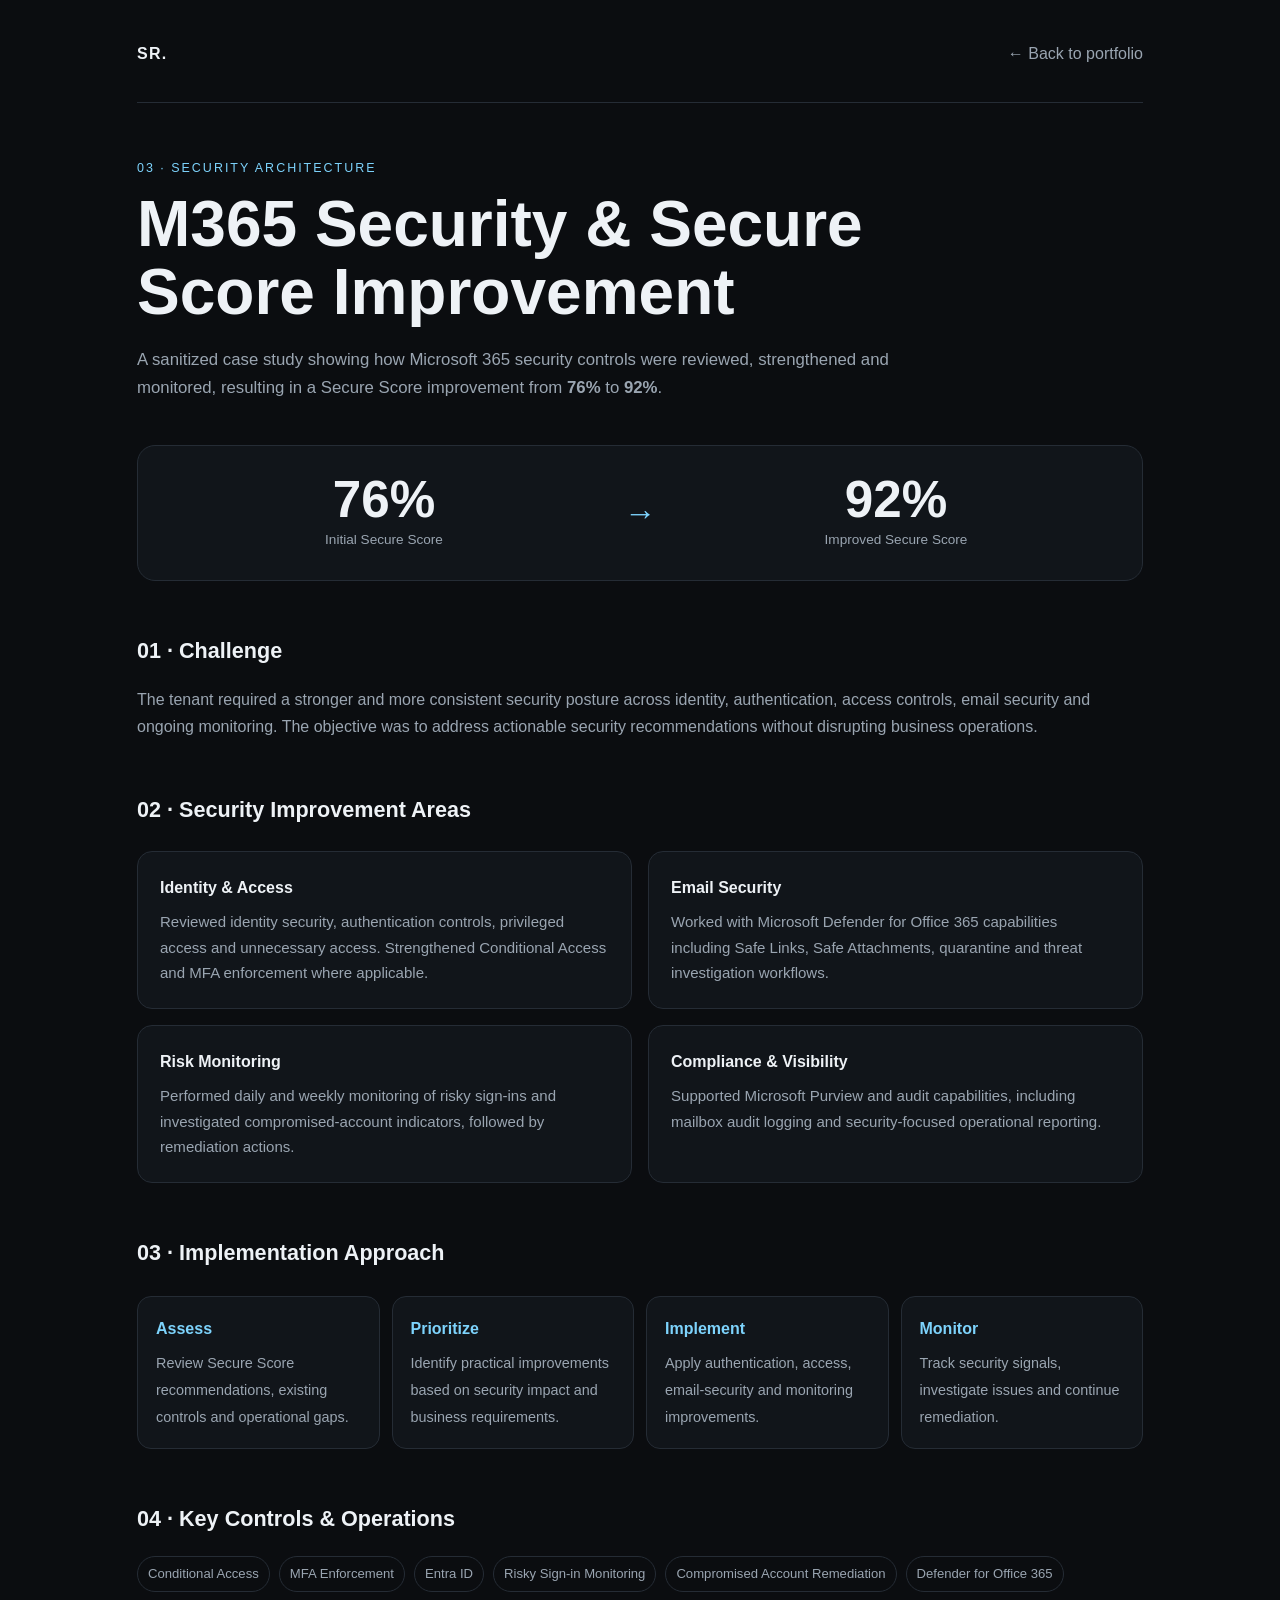
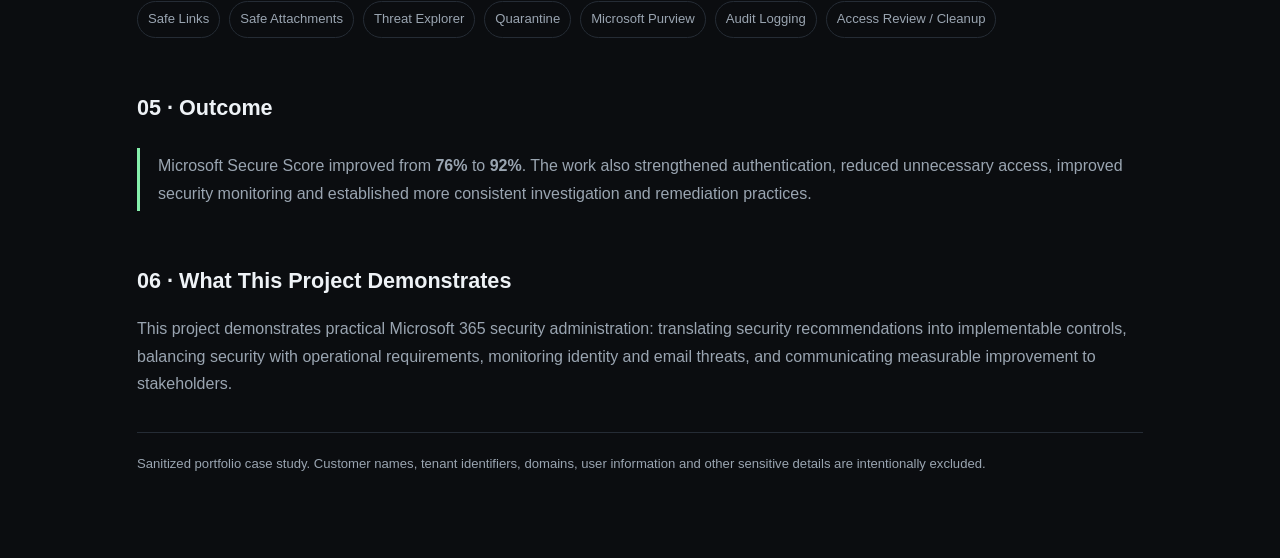
<file: projects/m365-security-score/index.html>
<!DOCTYPE html>
<html lang="en">
<head>
<meta charset="UTF-8">
<meta name="viewport" content="width=device-width, initial-scale=1.0">
<title>M365 Security & Secure Score Improvement | Sivasankar Renganathan</title>
<style>
:root{--bg:#0b0d10;--card:#11151a;--text:#eef2f6;--muted:#9aa5b1;--line:#252c35;--accent:#7dd3fc;--good:#86efac}
*{box-sizing:border-box}body{margin:0;background:var(--bg);color:var(--text);font-family:Inter,Segoe UI,Arial,sans-serif;line-height:1.7}.wrap{max-width:1050px;margin:auto;padding:28px 22px 70px}.top{display:flex;justify-content:space-between;align-items:center;padding:12px 0 35px;border-bottom:1px solid var(--line)}.brand{font-weight:800;letter-spacing:.08em}.back{color:var(--muted);text-decoration:none}.back:hover{color:var(--text)}.eyebrow{color:var(--accent);font-size:.78rem;letter-spacing:.16em;text-transform:uppercase;margin-top:55px}.hero h1{font-size:clamp(2rem,5vw,4rem);line-height:1.05;max-width:850px;margin:12px 0 20px}.hero p{color:var(--muted);max-width:800px;font-size:1.05rem}.score{display:grid;grid-template-columns:1fr auto 1fr;align-items:center;gap:22px;margin:42px 0;padding:28px;border:1px solid var(--line);border-radius:18px;background:var(--card)}.scorebox{text-align:center}.scorebox strong{display:block;font-size:3.2rem;line-height:1}.scorebox span{color:var(--muted);font-size:.85rem}.arrow{font-size:2rem;color:var(--accent)}section{margin-top:52px}h2{font-size:1.35rem;margin-bottom:10px}.intro{color:var(--muted)}.grid{display:grid;grid-template-columns:repeat(2,1fr);gap:16px;margin-top:22px}.card{border:1px solid var(--line);border-radius:15px;padding:22px;background:var(--card)}.card h3{margin:0 0 8px;font-size:1rem}.card p{margin:0;color:var(--muted);font-size:.94rem}.flow{display:grid;grid-template-columns:repeat(4,1fr);gap:12px;margin-top:24px}.step{border:1px solid var(--line);border-radius:14px;padding:18px;background:var(--card)}.step b{display:block;color:var(--accent);margin-bottom:7px}.step span{font-size:.9rem;color:var(--muted)}.outcome{border-left:3px solid var(--good);padding:4px 0 4px 18px;color:var(--muted);margin-top:22px}.tags{display:flex;flex-wrap:wrap;gap:9px;margin-top:18px}.tag{border:1px solid var(--line);padding:6px 10px;border-radius:999px;color:var(--muted);font-size:.82rem}.note{font-size:.82rem;color:var(--muted);margin-top:35px;padding-top:20px;border-top:1px solid var(--line)}@media(max-width:700px){.grid,.flow{grid-template-columns:1fr}.score{grid-template-columns:1fr}.arrow{transform:rotate(90deg)}.top{gap:15px}}
</style>
</head>
<body>
<div class="wrap">
<header class="top"><div class="brand">SR.</div><a class="back" href="../../">← Back to portfolio</a></header>
<main>
<div class="eyebrow">03 · Security Architecture</div>
<div class="hero"><h1>M365 Security &amp; Secure Score Improvement</h1><p>A sanitized case study showing how Microsoft 365 security controls were reviewed, strengthened and monitored, resulting in a Secure Score improvement from <strong>76%</strong> to <strong>92%</strong>.</p></div>
<div class="score"><div class="scorebox"><strong>76%</strong><span>Initial Secure Score</span></div><div class="arrow">→</div><div class="scorebox"><strong>92%</strong><span>Improved Secure Score</span></div></div>
<section><h2>01 · Challenge</h2><p class="intro">The tenant required a stronger and more consistent security posture across identity, authentication, access controls, email security and ongoing monitoring. The objective was to address actionable security recommendations without disrupting business operations.</p></section>
<section><h2>02 · Security Improvement Areas</h2><div class="grid">
<div class="card"><h3>Identity &amp; Access</h3><p>Reviewed identity security, authentication controls, privileged access and unnecessary access. Strengthened Conditional Access and MFA enforcement where applicable.</p></div>
<div class="card"><h3>Email Security</h3><p>Worked with Microsoft Defender for Office 365 capabilities including Safe Links, Safe Attachments, quarantine and threat investigation workflows.</p></div>
<div class="card"><h3>Risk Monitoring</h3><p>Performed daily and weekly monitoring of risky sign-ins and investigated compromised-account indicators, followed by remediation actions.</p></div>
<div class="card"><h3>Compliance &amp; Visibility</h3><p>Supported Microsoft Purview and audit capabilities, including mailbox audit logging and security-focused operational reporting.</p></div>
</div></section>
<section><h2>03 · Implementation Approach</h2><div class="flow"><div class="step"><b>Assess</b><span>Review Secure Score recommendations, existing controls and operational gaps.</span></div><div class="step"><b>Prioritize</b><span>Identify practical improvements based on security impact and business requirements.</span></div><div class="step"><b>Implement</b><span>Apply authentication, access, email-security and monitoring improvements.</span></div><div class="step"><b>Monitor</b><span>Track security signals, investigate issues and continue remediation.</span></div></div></section>
<section><h2>04 · Key Controls &amp; Operations</h2><div class="tags"><span class="tag">Conditional Access</span><span class="tag">MFA Enforcement</span><span class="tag">Entra ID</span><span class="tag">Risky Sign-in Monitoring</span><span class="tag">Compromised Account Remediation</span><span class="tag">Defender for Office 365</span><span class="tag">Safe Links</span><span class="tag">Safe Attachments</span><span class="tag">Threat Explorer</span><span class="tag">Quarantine</span><span class="tag">Microsoft Purview</span><span class="tag">Audit Logging</span><span class="tag">Access Review / Cleanup</span></div></section>
<section><h2>05 · Outcome</h2><div class="outcome">Microsoft Secure Score improved from <strong>76%</strong> to <strong>92%</strong>. The work also strengthened authentication, reduced unnecessary access, improved security monitoring and established more consistent investigation and remediation practices.</div></section>
<section><h2>06 · What This Project Demonstrates</h2><p class="intro">This project demonstrates practical Microsoft 365 security administration: translating security recommendations into implementable controls, balancing security with operational requirements, monitoring identity and email threats, and communicating measurable improvement to stakeholders.</p></section>
<p class="note">Sanitized portfolio case study. Customer names, tenant identifiers, domains, user information and other sensitive details are intentionally excluded.</p>
</main></div>
</body></html>
</file>
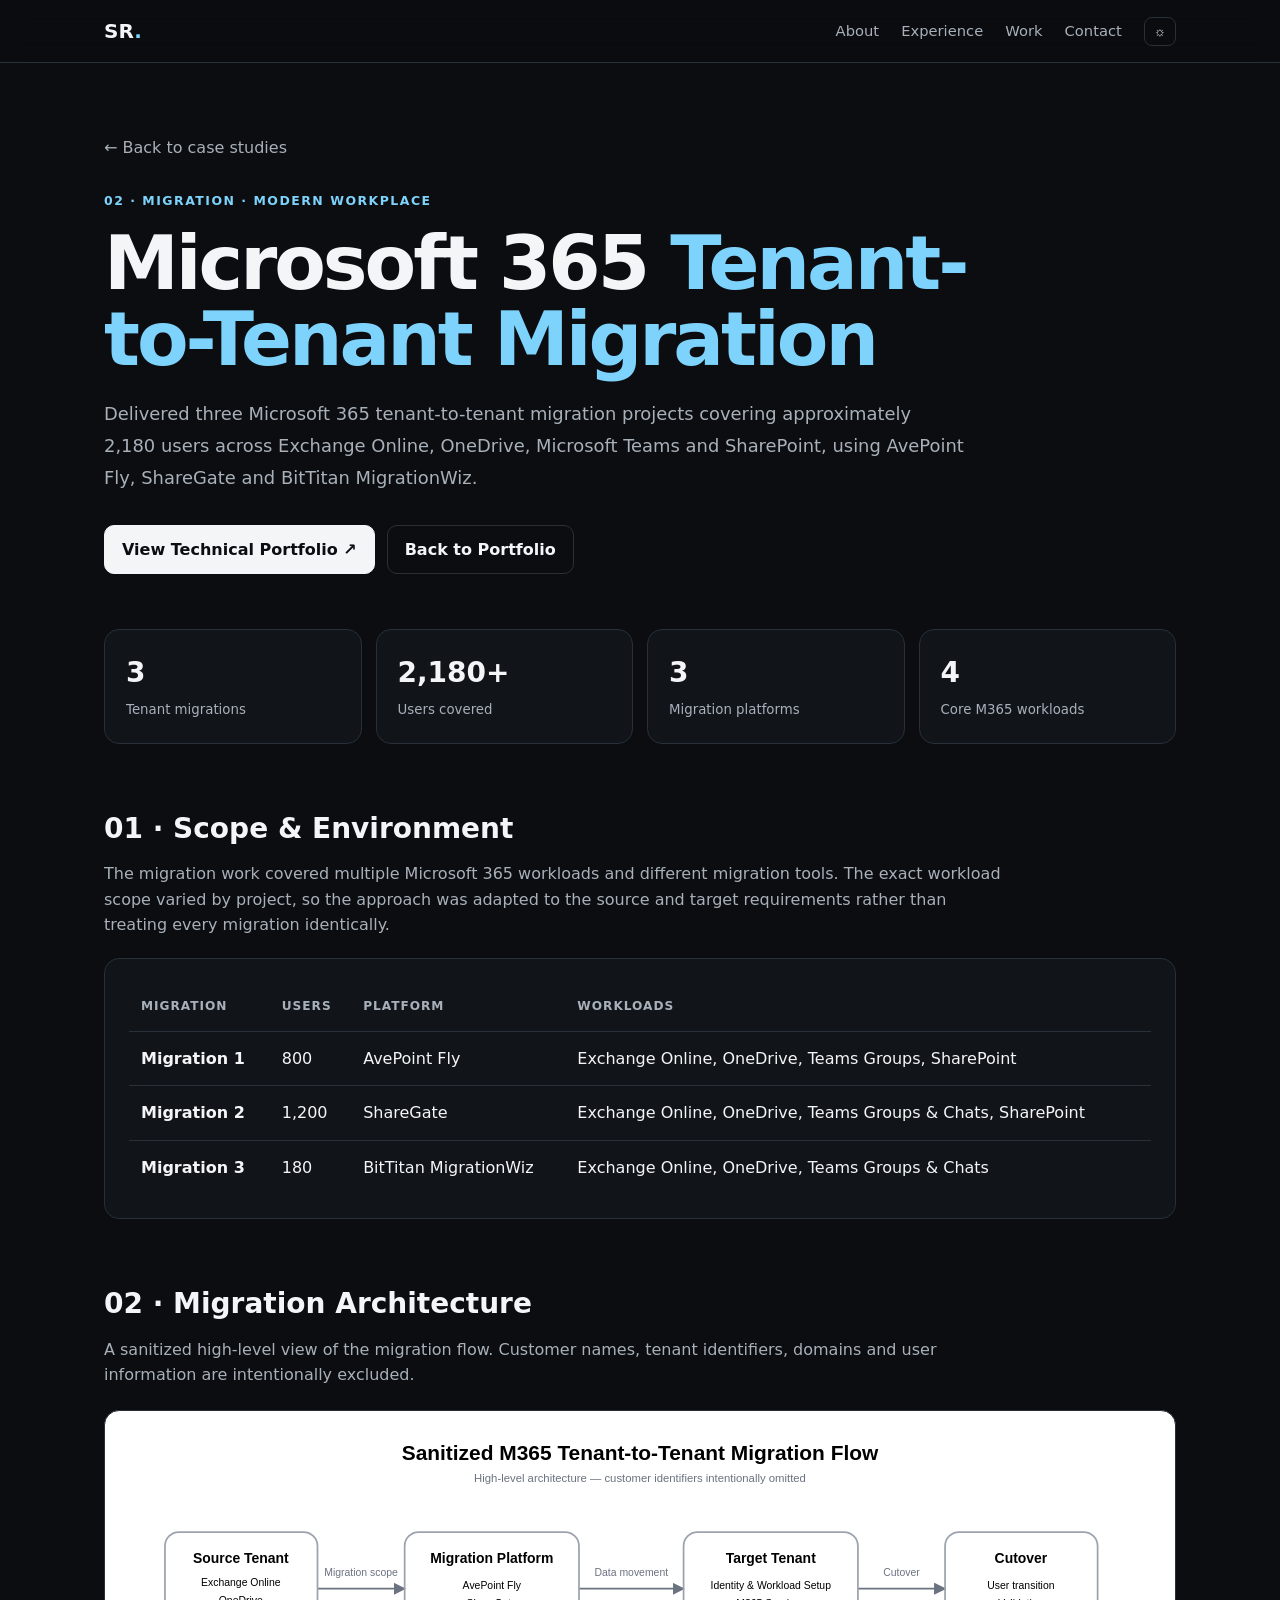
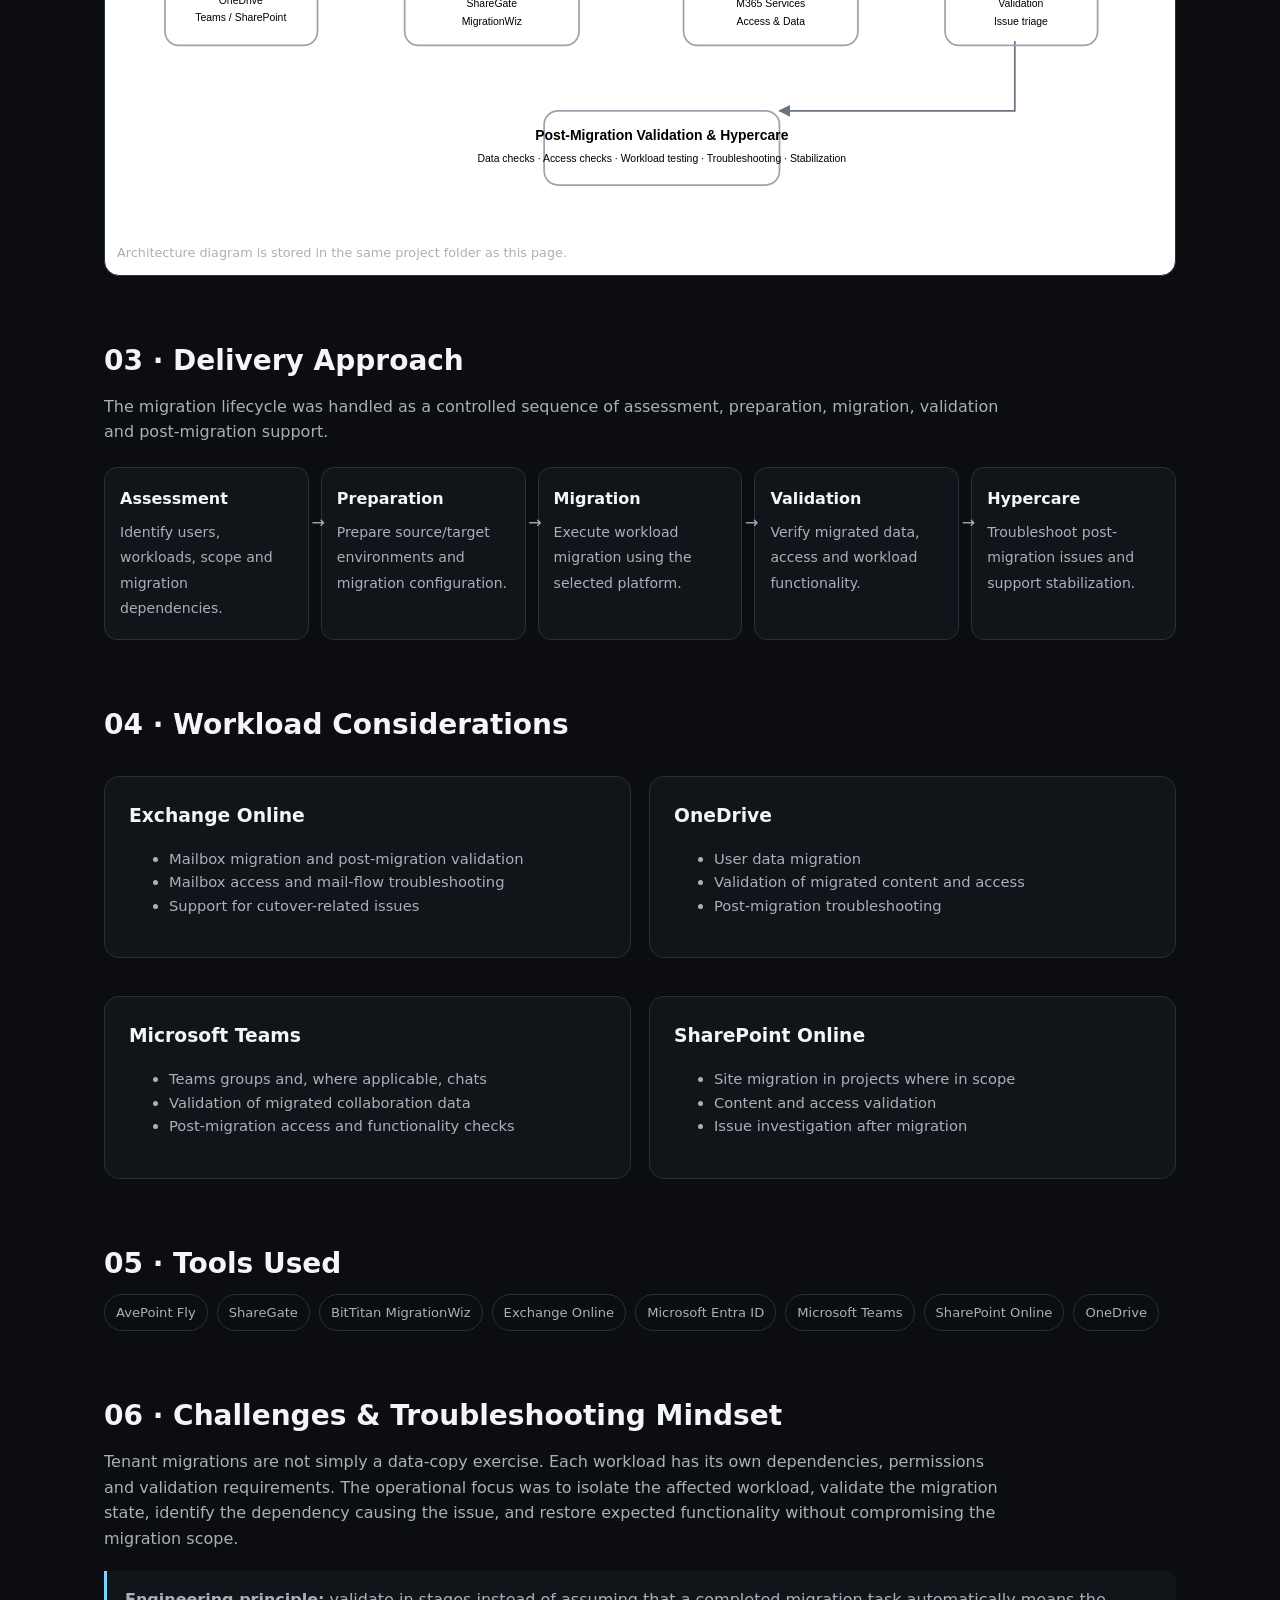
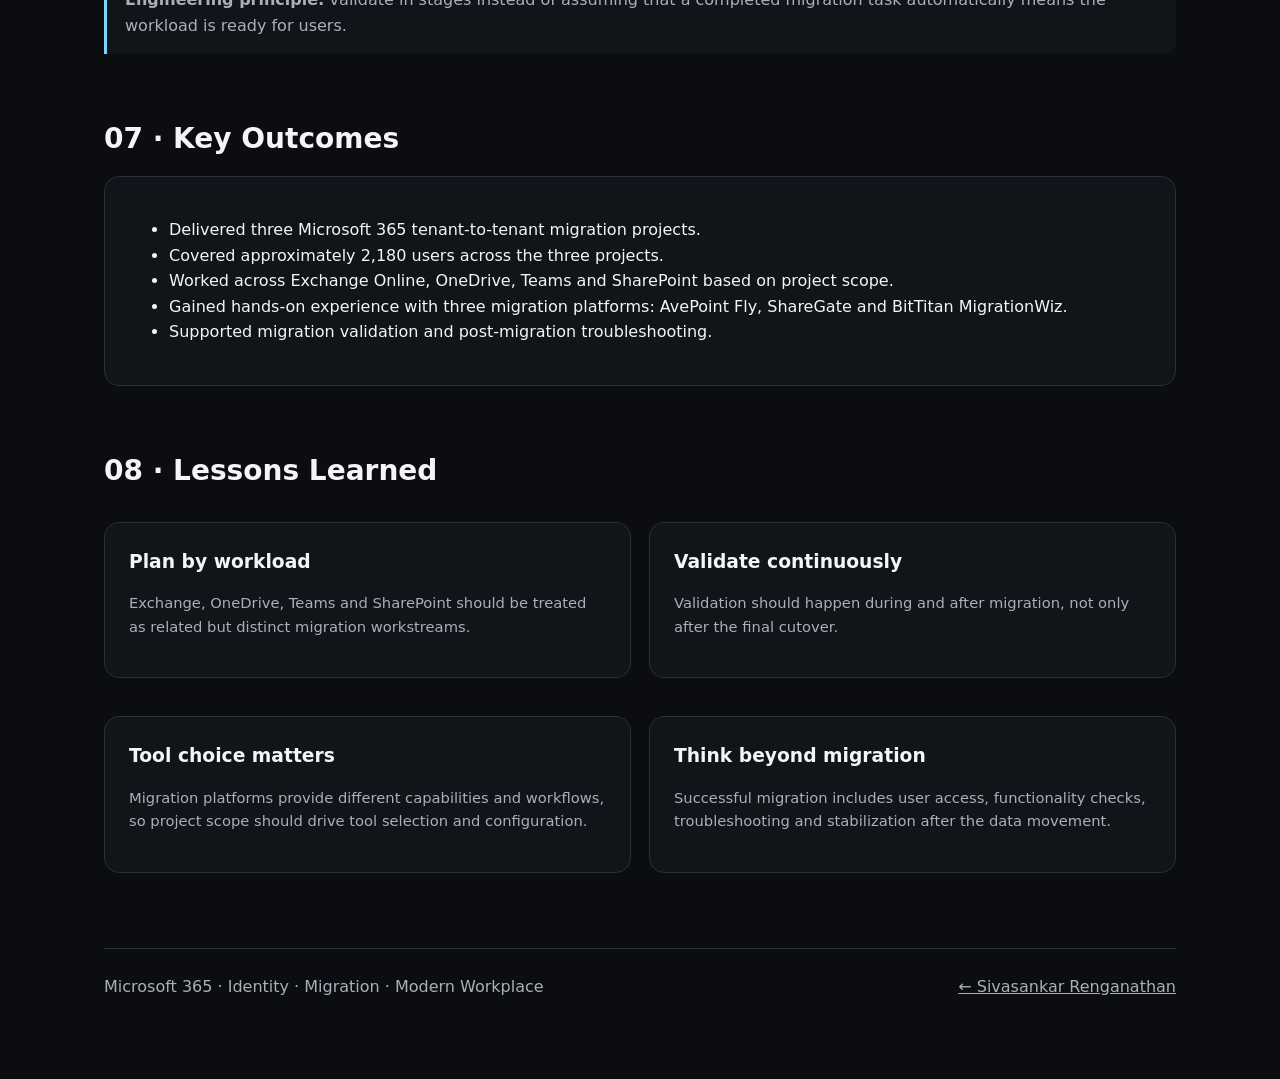
<file: projects/m365-tenant-migration/index.html>
<!DOCTYPE html>
<html lang="en">
<head>
<meta charset="UTF-8">
<meta name="viewport" content="width=device-width, initial-scale=1.0">
<meta name="description" content="Sivasankar Renganathan — Microsoft 365 Tenant-to-Tenant Migration case study.">
<title>M365 Tenant-to-Tenant Migration | Sivasankar Renganathan</title>
<style>
:root{--bg:#0b0d10;--card:#11151a;--text:#f3f5f7;--muted:#a8b0ba;--line:#28303a;--accent:#7dd3fc;--max:1120px}
*{box-sizing:border-box}html{scroll-behavior:smooth}body{margin:0;background:var(--bg);color:var(--text);font-family:Inter,system-ui,-apple-system,BlinkMacSystemFont,"Segoe UI",sans-serif;line-height:1.6}
a{color:inherit}.site-header{position:sticky;top:0;z-index:20;background:rgba(11,13,16,.92);backdrop-filter:blur(12px);border-bottom:1px solid var(--line)}.header-inner{max-width:var(--max);margin:auto;padding:15px 24px;display:flex;align-items:center;justify-content:space-between}.logo{text-decoration:none;font-weight:800;font-size:1.25rem}.logo span{color:var(--accent)}nav{display:flex;align-items:center;gap:22px}nav a{text-decoration:none;color:var(--muted);font-size:.92rem}nav a:hover{color:var(--text)}#themeToggle{border:1px solid var(--line);background:transparent;color:var(--text);border-radius:8px;padding:6px 9px;cursor:pointer}
.case-page{max-width:var(--max);margin:auto;padding:72px 24px 80px}.back{display:inline-block;color:var(--muted);text-decoration:none;margin-bottom:30px}.back:hover{color:var(--text)}.kicker{color:var(--accent);font-weight:700;letter-spacing:.12em;font-size:.78rem}.hero h1{font-size:clamp(2.5rem,6vw,4.7rem);line-height:1.02;max-width:900px;margin:14px 0 20px;letter-spacing:-.04em}.hero h1 span{color:var(--accent)}.lead{font-size:1.12rem;color:var(--muted);max-width:860px;line-height:1.8}.actions{display:flex;gap:12px;flex-wrap:wrap;margin:30px 0 55px}.btn{display:inline-block;padding:11px 17px;border:1px solid var(--line);border-radius:10px;text-decoration:none;font-weight:600}.btn.primary{background:var(--text);color:var(--bg);border-color:var(--text)}
.stats{display:grid;grid-template-columns:repeat(4,1fr);gap:14px}.stat,.card{border:1px solid var(--line);background:var(--card);border-radius:15px}.stat{padding:21px}.stat strong{display:block;font-size:1.75rem}.stat small{color:var(--muted)}section{margin-top:68px}h2{font-size:1.75rem;line-height:1.2;margin:0 0 14px}section>p{color:var(--muted);max-width:900px}.card{padding:24px;margin-top:20px}.table-wrap{overflow-x:auto}.migration-table{width:100%;min-width:700px;border-collapse:collapse}.migration-table th,.migration-table td{text-align:left;padding:14px 12px;border-bottom:1px solid var(--line);vertical-align:top}.migration-table th{color:var(--muted);font-size:.76rem;text-transform:uppercase;letter-spacing:.08em}.migration-table tr:last-child td{border-bottom:0}
.diagram{margin-top:22px;border:1px solid var(--line);border-radius:15px;background:#fff;padding:12px;overflow:hidden}.diagram img{display:block;width:100%;height:auto}.diagram-note{font-size:.8rem;color:var(--muted);margin-top:10px}.flow{display:grid;grid-template-columns:repeat(5,1fr);gap:12px;margin-top:22px}.step{position:relative;border:1px solid var(--line);background:var(--card);border-radius:13px;padding:18px 15px;min-height:120px}.step:not(:last-child):after{content:"→";position:absolute;right:-17px;top:42px;color:var(--muted);z-index:2}.step b{display:block;margin-bottom:7px}.step span{color:var(--muted);font-size:.88rem}.grid2{display:grid;grid-template-columns:1fr 1fr;gap:18px}.grid2 h3{margin:0 0 8px}.grid2 p,.grid2 li{color:var(--muted);font-size:.92rem}.pillrow{display:flex;flex-wrap:wrap;gap:9px}.pill{border:1px solid var(--line);border-radius:999px;padding:7px 11px;color:var(--muted);font-size:.82rem}.callout{border-left:3px solid var(--accent);background:var(--card);padding:16px 18px;border-radius:0 10px 10px 0;color:var(--muted);margin-top:20px}.footer{border-top:1px solid var(--line);margin-top:75px;padding-top:25px;color:var(--muted);display:flex;justify-content:space-between;gap:20px;flex-wrap:wrap}
.light{--bg:#f7f8fa;--card:#fff;--text:#171a1f;--muted:#5f6873;--line:#d9dee5;--accent:#0369a1}.light .site-header{background:rgba(247,248,250,.92)}.light .diagram{background:#fff}
@media(max-width:850px){nav a:nth-child(2),nav a:nth-child(3){display:none}.stats{grid-template-columns:repeat(2,1fr)}.flow{grid-template-columns:1fr}.step:not(:last-child):after{content:"↓";right:auto;top:auto;bottom:-19px;left:50%}.grid2{grid-template-columns:1fr}}
@media(max-width:520px){.case-page{padding-top:52px}.stats{grid-template-columns:1fr}.hero h1{font-size:2.55rem}.header-inner{padding:13px 17px}.case-page{padding-left:17px;padding-right:17px}}
</style>
</head>
<body>
<header class="site-header"><div class="header-inner"><a class="logo" href="../../">SR<span>.</span></a><nav><a href="../../#about">About</a><a href="../../#experience">Experience</a><a href="../../#projects">Work</a><a href="../../#contact">Contact</a><button id="themeToggle" aria-label="Toggle theme">☼</button></nav></div></header>
<main class="case-page">
<a class="back" href="../../#projects">← Back to case studies</a>
<div class="hero"><div class="kicker">02 · MIGRATION · MODERN WORKPLACE</div><h1>Microsoft 365 <span>Tenant-to-Tenant Migration</span></h1><p class="lead">Delivered three Microsoft 365 tenant-to-tenant migration projects covering approximately 2,180 users across Exchange Online, OneDrive, Microsoft Teams and SharePoint, using AvePoint Fly, ShareGate and BitTitan MigrationWiz.</p><div class="actions"><a class="btn primary" href="https://github.com/sivasankar4629/m365-portfolio" target="_blank" rel="noopener">View Technical Portfolio ↗</a><a class="btn" href="../../">Back to Portfolio</a></div></div>
<div class="stats"><div class="stat"><strong>3</strong><small>Tenant migrations</small></div><div class="stat"><strong>2,180+</strong><small>Users covered</small></div><div class="stat"><strong>3</strong><small>Migration platforms</small></div><div class="stat"><strong>4</strong><small>Core M365 workloads</small></div></div>
<section><h2>01 · Scope & Environment</h2><p>The migration work covered multiple Microsoft 365 workloads and different migration tools. The exact workload scope varied by project, so the approach was adapted to the source and target requirements rather than treating every migration identically.</p><div class="card table-wrap"><table class="migration-table"><thead><tr><th>Migration</th><th>Users</th><th>Platform</th><th>Workloads</th></tr></thead><tbody><tr><td><b>Migration 1</b></td><td>800</td><td>AvePoint Fly</td><td>Exchange Online, OneDrive, Teams Groups, SharePoint</td></tr><tr><td><b>Migration 2</b></td><td>1,200</td><td>ShareGate</td><td>Exchange Online, OneDrive, Teams Groups & Chats, SharePoint</td></tr><tr><td><b>Migration 3</b></td><td>180</td><td>BitTitan MigrationWiz</td><td>Exchange Online, OneDrive, Teams Groups & Chats</td></tr></tbody></table></div></section>
<section><h2>02 · Migration Architecture</h2><p>A sanitized high-level view of the migration flow. Customer names, tenant identifiers, domains and user information are intentionally excluded.</p><div class="diagram"><img src="migration-architecture.svg" alt="Sanitized Microsoft 365 tenant-to-tenant migration architecture diagram"><div class="diagram-note">Architecture diagram is stored in the same project folder as this page.</div></div></section>
<section><h2>03 · Delivery Approach</h2><p>The migration lifecycle was handled as a controlled sequence of assessment, preparation, migration, validation and post-migration support.</p><div class="flow"><div class="step"><b>Assessment</b><span>Identify users, workloads, scope and migration dependencies.</span></div><div class="step"><b>Preparation</b><span>Prepare source/target environments and migration configuration.</span></div><div class="step"><b>Migration</b><span>Execute workload migration using the selected platform.</span></div><div class="step"><b>Validation</b><span>Verify migrated data, access and workload functionality.</span></div><div class="step"><b>Hypercare</b><span>Troubleshoot post-migration issues and support stabilization.</span></div></div></section>
<section><h2>04 · Workload Considerations</h2><div class="grid2"><div class="card"><h3>Exchange Online</h3><ul><li>Mailbox migration and post-migration validation</li><li>Mailbox access and mail-flow troubleshooting</li><li>Support for cutover-related issues</li></ul></div><div class="card"><h3>OneDrive</h3><ul><li>User data migration</li><li>Validation of migrated content and access</li><li>Post-migration troubleshooting</li></ul></div><div class="card"><h3>Microsoft Teams</h3><ul><li>Teams groups and, where applicable, chats</li><li>Validation of migrated collaboration data</li><li>Post-migration access and functionality checks</li></ul></div><div class="card"><h3>SharePoint Online</h3><ul><li>Site migration in projects where in scope</li><li>Content and access validation</li><li>Issue investigation after migration</li></ul></div></div></section>
<section><h2>05 · Tools Used</h2><div class="pillrow"><span class="pill">AvePoint Fly</span><span class="pill">ShareGate</span><span class="pill">BitTitan MigrationWiz</span><span class="pill">Exchange Online</span><span class="pill">Microsoft Entra ID</span><span class="pill">Microsoft Teams</span><span class="pill">SharePoint Online</span><span class="pill">OneDrive</span></div></section>
<section><h2>06 · Challenges & Troubleshooting Mindset</h2><p>Tenant migrations are not simply a data-copy exercise. Each workload has its own dependencies, permissions and validation requirements. The operational focus was to isolate the affected workload, validate the migration state, identify the dependency causing the issue, and restore expected functionality without compromising the migration scope.</p><div class="callout"><b>Engineering principle:</b> validate in stages instead of assuming that a completed migration task automatically means the workload is ready for users.</div></section>
<section><h2>07 · Key Outcomes</h2><div class="card"><ul><li>Delivered three Microsoft 365 tenant-to-tenant migration projects.</li><li>Covered approximately 2,180 users across the three projects.</li><li>Worked across Exchange Online, OneDrive, Teams and SharePoint based on project scope.</li><li>Gained hands-on experience with three migration platforms: AvePoint Fly, ShareGate and BitTitan MigrationWiz.</li><li>Supported migration validation and post-migration troubleshooting.</li></ul></div></section>
<section><h2>08 · Lessons Learned</h2><div class="grid2"><div class="card"><h3>Plan by workload</h3><p>Exchange, OneDrive, Teams and SharePoint should be treated as related but distinct migration workstreams.</p></div><div class="card"><h3>Validate continuously</h3><p>Validation should happen during and after migration, not only after the final cutover.</p></div><div class="card"><h3>Tool choice matters</h3><p>Migration platforms provide different capabilities and workflows, so project scope should drive tool selection and configuration.</p></div><div class="card"><h3>Think beyond migration</h3><p>Successful migration includes user access, functionality checks, troubleshooting and stabilization after the data movement.</p></div></div></section>
<footer class="footer"><span>Microsoft 365 · Identity · Migration · Modern Workplace</span><a href="../../">← Sivasankar Renganathan</a></footer>
</main>
<script>const t=document.getElementById('themeToggle');const saved=localStorage.getItem('portfolio-theme');if(saved==='light')document.body.classList.add('light');t.textContent=document.body.classList.contains('light')?'☾':'☼';t.addEventListener('click',()=>{document.body.classList.toggle('light');const light=document.body.classList.contains('light');localStorage.setItem('portfolio-theme',light?'light':'dark');t.textContent=light?'☾':'☼'});</script>
</body>
</html>
</file>
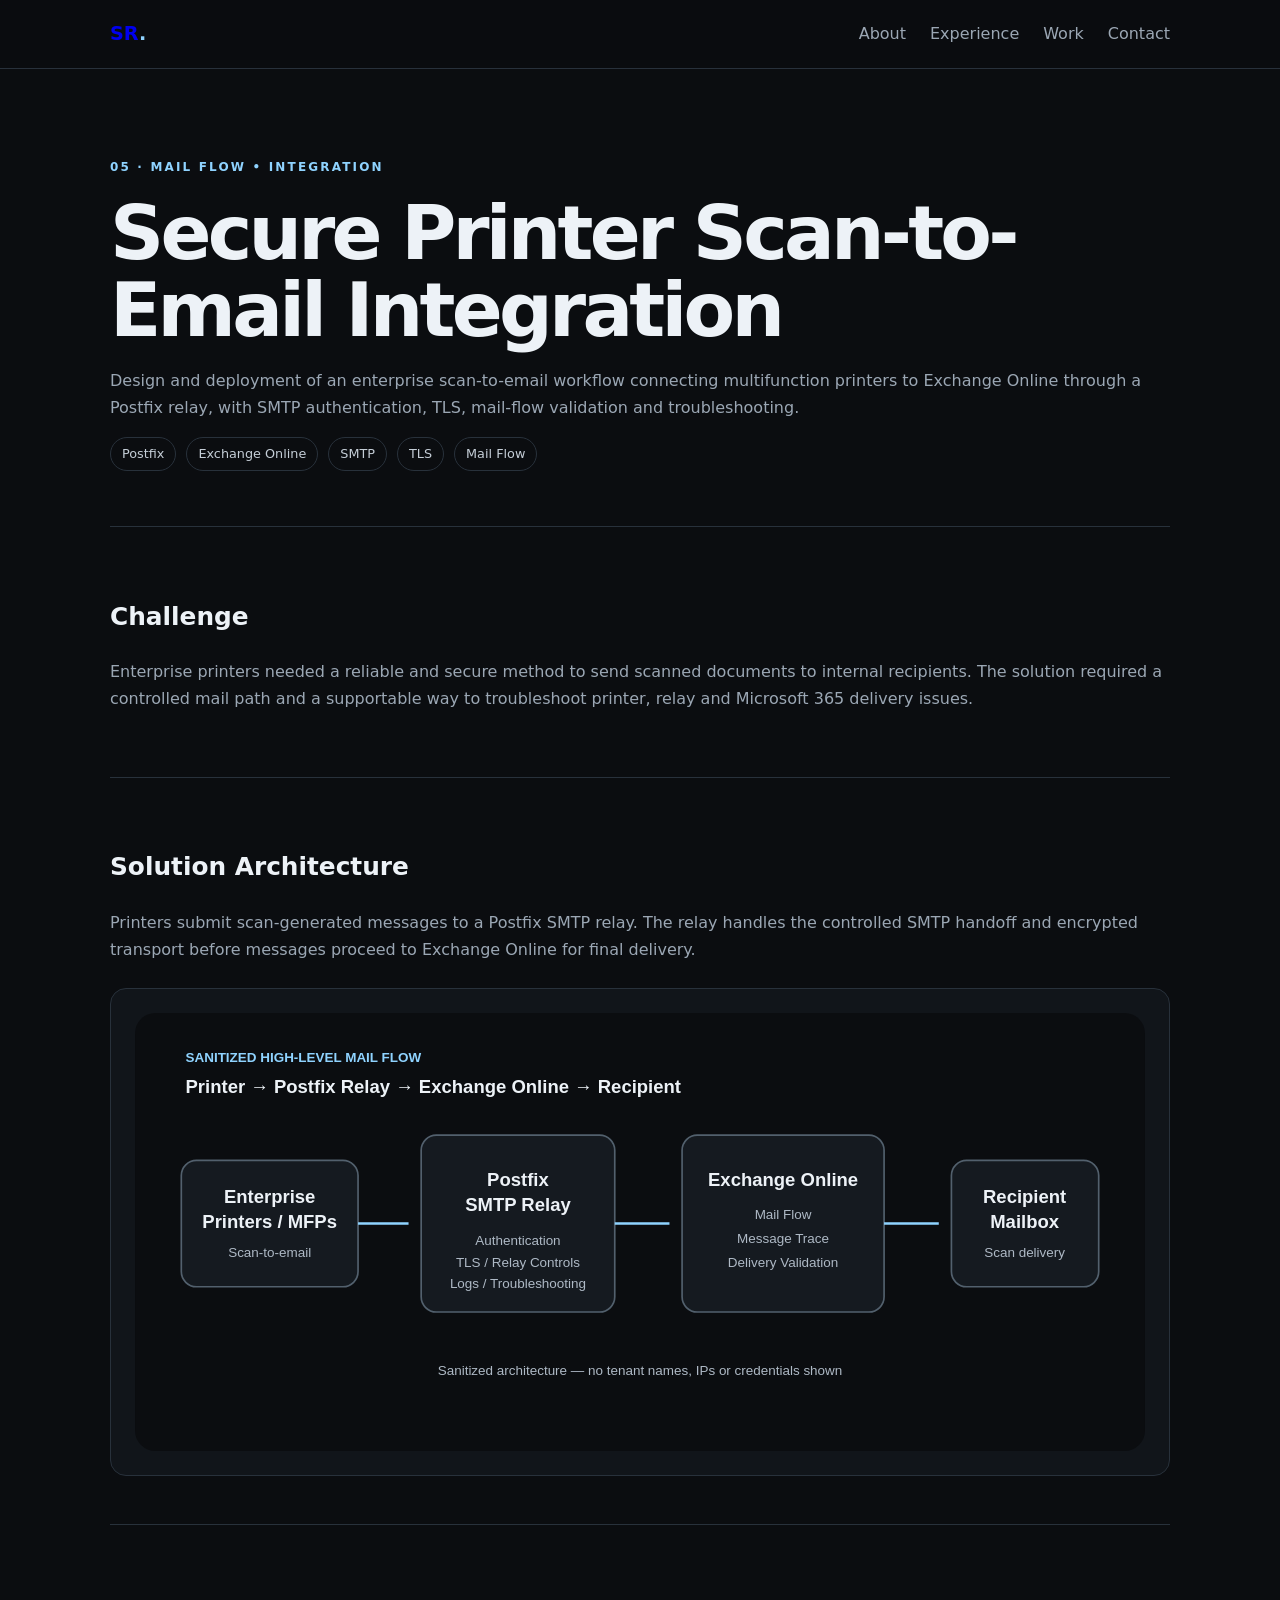
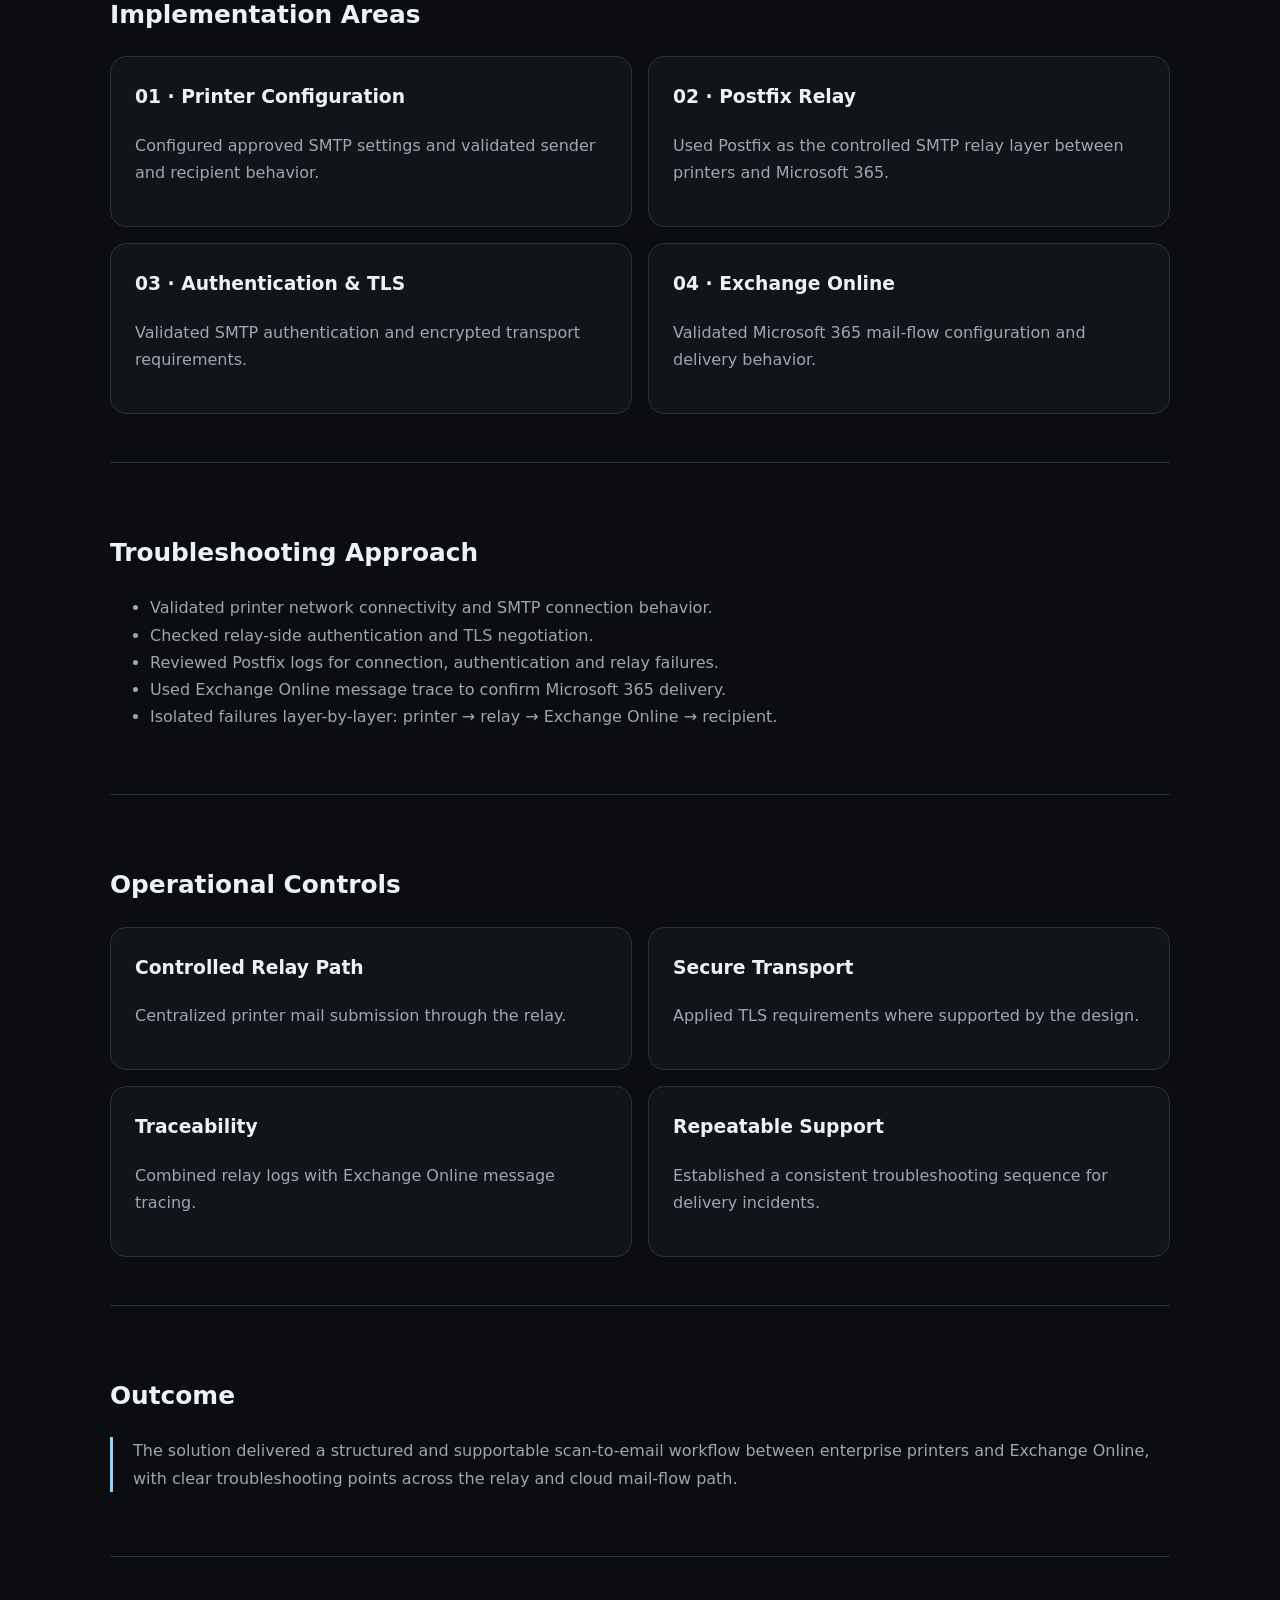
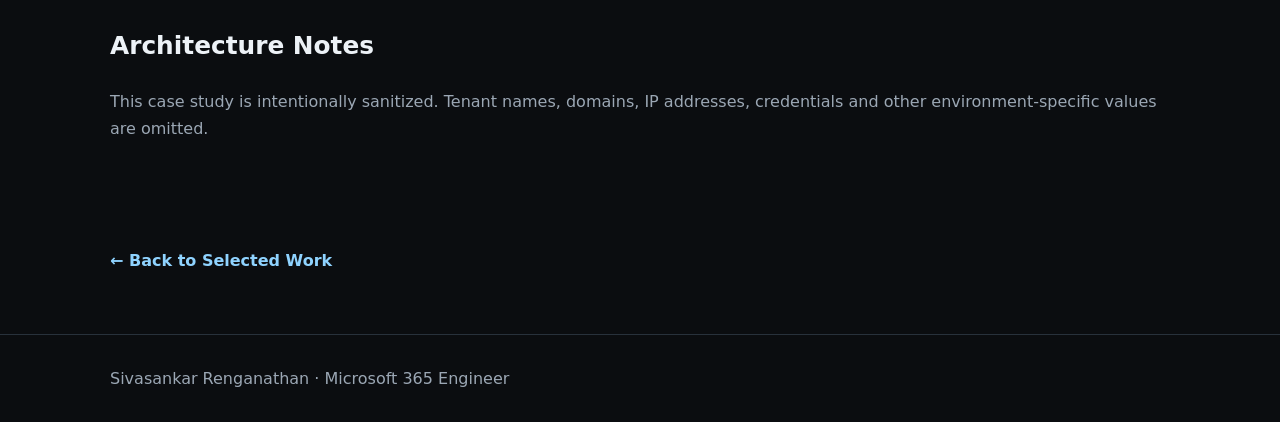
<file: projects/secure-printer-scan-email/index.html>
<!doctype html><html lang="en"><head><meta charset="utf-8"><meta name="viewport" content="width=device-width,initial-scale=1"><title>Secure Printer Scan-to-Email Integration | Sivasankar Renganathan</title><style>
:root{--bg:#0b0d10;--panel:#11151a;--text:#edf2f7;--muted:#9ba7b4;--line:#28313b;--accent:#8fd3ff}*{box-sizing:border-box}body{margin:0;background:var(--bg);color:var(--text);font:16px/1.7 system-ui,sans-serif}.wrap{width:min(1060px,calc(100% - 40px));margin:auto}nav{border-bottom:1px solid var(--line);position:sticky;top:0;background:#0b0d10ee}nav .inner{height:68px;display:flex;align-items:center;justify-content:space-between}.brand{text-decoration:none;font-weight:800;font-size:1.2rem}.brand span,.eyebrow,.back{color:var(--accent)}.navlinks{display:flex;gap:24px}.navlinks a{color:var(--muted);text-decoration:none}.hero{padding:88px 0 55px}.eyebrow{font-size:.75rem;letter-spacing:.18em;font-weight:800}.hero h1{font-size:clamp(2.4rem,6vw,4.7rem);line-height:1.02;letter-spacing:-.05em;margin:18px 0}.hero p,.section p,li{color:var(--muted)}.meta{display:flex;gap:10px;flex-wrap:wrap}.pill{border:1px solid var(--line);border-radius:999px;padding:5px 11px;color:#c5ced7;font-size:.8rem}.section{padding:48px 0;border-top:1px solid var(--line)}h2{font-size:1.55rem}.grid{display:grid;grid-template-columns:1fr 1fr;gap:16px}.card,.arch{background:var(--panel);border:1px solid var(--line);border-radius:16px;padding:24px}.card h3{margin-top:0}.arch{margin-top:25px}.arch img{width:100%;display:block}.outcome{border-left:3px solid var(--accent);padding-left:20px}.back{display:inline-block;margin:40px 0 60px;text-decoration:none;font-weight:700}footer{border-top:1px solid var(--line);padding:30px 0;color:var(--muted)}@media(max-width:720px){.wrap{width:calc(100% - 28px)}.grid{grid-template-columns:1fr}.navlinks{gap:12px}.navlinks a:nth-child(2){display:none}.hero{padding-top:60px}}
</style></head><body>
<nav><div class="wrap inner"><a class="brand" href="/sivasankar-portfolio/">SR<span>.</span></a><div class="navlinks"><a href="/sivasankar-portfolio/#about">About</a><a href="/sivasankar-portfolio/#experience">Experience</a><a href="/sivasankar-portfolio/#projects">Work</a><a href="/sivasankar-portfolio/#contact">Contact</a></div></div></nav>
<main><header class="hero wrap"><div class="eyebrow">05 · MAIL FLOW • INTEGRATION</div><h1>Secure Printer Scan-to-Email Integration</h1><p>Design and deployment of an enterprise scan-to-email workflow connecting multifunction printers to Exchange Online through a Postfix relay, with SMTP authentication, TLS, mail-flow validation and troubleshooting.</p><div class="meta"><span class="pill">Postfix</span><span class="pill">Exchange Online</span><span class="pill">SMTP</span><span class="pill">TLS</span><span class="pill">Mail Flow</span></div></header>
<section class="section wrap"><h2>Challenge</h2><p>Enterprise printers needed a reliable and secure method to send scanned documents to internal recipients. The solution required a controlled mail path and a supportable way to troubleshoot printer, relay and Microsoft 365 delivery issues.</p></section>
<section class="section wrap"><h2>Solution Architecture</h2><p>Printers submit scan-generated messages to a Postfix SMTP relay. The relay handles the controlled SMTP handoff and encrypted transport before messages proceed to Exchange Online for final delivery.</p><div class="arch"><img src="printer-scan-email-architecture.svg" alt="Sanitized printer scan-to-email architecture diagram"></div></section>
<section class="section wrap"><h2>Implementation Areas</h2><div class="grid"><div class="card"><h3>01 · Printer Configuration</h3><p>Configured approved SMTP settings and validated sender and recipient behavior.</p></div><div class="card"><h3>02 · Postfix Relay</h3><p>Used Postfix as the controlled SMTP relay layer between printers and Microsoft 365.</p></div><div class="card"><h3>03 · Authentication & TLS</h3><p>Validated SMTP authentication and encrypted transport requirements.</p></div><div class="card"><h3>04 · Exchange Online</h3><p>Validated Microsoft 365 mail-flow configuration and delivery behavior.</p></div></div></section>
<section class="section wrap"><h2>Troubleshooting Approach</h2><ul><li>Validated printer network connectivity and SMTP connection behavior.</li><li>Checked relay-side authentication and TLS negotiation.</li><li>Reviewed Postfix logs for connection, authentication and relay failures.</li><li>Used Exchange Online message trace to confirm Microsoft 365 delivery.</li><li>Isolated failures layer-by-layer: printer → relay → Exchange Online → recipient.</li></ul></section>
<section class="section wrap"><h2>Operational Controls</h2><div class="grid"><div class="card"><h3>Controlled Relay Path</h3><p>Centralized printer mail submission through the relay.</p></div><div class="card"><h3>Secure Transport</h3><p>Applied TLS requirements where supported by the design.</p></div><div class="card"><h3>Traceability</h3><p>Combined relay logs with Exchange Online message tracing.</p></div><div class="card"><h3>Repeatable Support</h3><p>Established a consistent troubleshooting sequence for delivery incidents.</p></div></div></section>
<section class="section wrap"><h2>Outcome</h2><div class="outcome"><p>The solution delivered a structured and supportable scan-to-email workflow between enterprise printers and Exchange Online, with clear troubleshooting points across the relay and cloud mail-flow path.</p></div></section>
<section class="section wrap"><h2>Architecture Notes</h2><p>This case study is intentionally sanitized. Tenant names, domains, IP addresses, credentials and other environment-specific values are omitted.</p></section>
<div class="wrap"><a class="back" href="/sivasankar-portfolio/#projects">← Back to Selected Work</a></div></main><footer><div class="wrap">Sivasankar Renganathan · Microsoft 365 Engineer</div></footer></body></html>
</file>
<file: style.css>
* { box-sizing: border-box; margin: 0; padding: 0; }
:root {
  --bg: #080a0f;
  --bg-soft: #0d1017;
  --card: #11151e;
  --text: #f3f5f7;
  --muted: #98a1b2;
  --line: #202634;
  --accent: #62d8ff;
  --accent2: #8b7cff;
  --max: 1180px;
}
html { scroll-behavior: smooth; }
body {
  font-family: Inter, system-ui, sans-serif;
  background: var(--bg);
  color: var(--text);
  line-height: 1.65;
}
a { color: inherit; text-decoration: none; }
.site-header {
  position: sticky; top: 0; z-index: 20;
  height: 72px; padding: 0 5vw;
  display: flex; align-items: center; justify-content: space-between;
  background: rgba(8,10,15,.82); backdrop-filter: blur(14px);
  border-bottom: 1px solid rgba(255,255,255,.06);
}
.logo { font-family: "Space Grotesk"; font-weight: 700; font-size: 24px; }
.logo span { color: var(--accent); }
nav { display: flex; gap: 30px; }
nav a { color: var(--muted); font-size: 13px; font-weight: 600; }
nav a:hover { color: var(--text); }
.theme-btn {
  border: 1px solid var(--line); background: var(--card); color: var(--text);
  width: 38px; height: 38px; border-radius: 50%; cursor: pointer;
}
.section { max-width: var(--max); margin: auto; padding: 120px 28px; }
.hero {
  min-height: calc(100vh - 72px); display: grid;
  grid-template-columns: 1.25fr .75fr; gap: 70px; align-items: center;
}
.eyebrow, .section-label, .project-type {
  color: var(--accent); letter-spacing: .16em; font-size: 11px; font-weight: 700;
}
.hero h1, h2, h3 { font-family: "Space Grotesk", sans-serif; }
.hero h1 { font-size: clamp(55px, 8vw, 100px); line-height: .98; letter-spacing: -.055em; margin: 22px 0; }
.hero h1 span, h2 span { color: var(--accent); }
.hero-title { font-size: 25px; font-weight: 700; }
.hero-subtitle { margin-top: 4px; color: var(--muted); font-weight: 600; }
.hero-text { max-width: 640px; color: var(--muted); margin: 24px 0 34px; font-size: 16px; }
.hero-actions, .contact-actions { display: flex; gap: 12px; flex-wrap: wrap; }
.btn {
  display: inline-flex; align-items: center; gap: 9px; padding: 12px 18px;
  border-radius: 7px; font-size: 13px; font-weight: 700; border: 1px solid var(--line);
}
.btn.primary { background: var(--text); color: var(--bg); border-color: var(--text); }
.btn.secondary { background: transparent; color: var(--text); }
.hero-card {
  border: 1px solid var(--line); border-radius: 14px; background: var(--card);
  box-shadow: 0 30px 80px rgba(0,0,0,.35); overflow: hidden;
}
.terminal-top { padding: 14px 17px; border-bottom: 1px solid var(--line); }
.terminal-top span { display: inline-block; width: 8px; height: 8px; border-radius: 50%; background: #51596a; margin-right: 5px; }
.terminal-body { padding: 30px; font-family: ui-monospace, SFMono-Regular, Menlo, monospace; font-size: 12px; }
.terminal-body p { color: #d4d8e0; margin: 13px 0; }
.terminal-body .muted { color: #667085; }
.terminal-body h3 { font-size: 23px; margin: 7px 0 20px; }
.status { color: #75e6b0 !important; }
.chips { display: flex; gap: 7px; flex-wrap: wrap; margin: 8px 0 24px; }
.chips span, .project-tags span {
  border: 1px solid var(--line); background: rgba(255,255,255,.025);
  padding: 5px 8px; border-radius: 5px; font-size: 10px; color: var(--muted);
}
.section-label { margin-bottom: 45px; }
h2 { font-size: clamp(38px, 5vw, 62px); line-height: 1.05; letter-spacing: -.04em; margin-bottom: 42px; }
.two-col { display: grid; grid-template-columns: 1fr 1fr; gap: 70px; }
.two-col .content { color: var(--muted); max-width: 580px; }
.two-col .content p + p { margin-top: 18px; }
.stats {
  display: grid; grid-template-columns: repeat(4,1fr); margin-top: 75px;
  border-top: 1px solid var(--line); border-bottom: 1px solid var(--line);
}
.stats div { padding: 28px 10px; border-right: 1px solid var(--line); }
.stats div:last-child { border-right: 0; }
.stats strong { display: block; font-family: "Space Grotesk"; font-size: 28px; }
.stats span { color: var(--muted); font-size: 11px; }
.alt { max-width: none; background: var(--bg-soft); padding-left: max(28px, calc((100vw - var(--max))/2 + 28px)); padding-right: max(28px, calc((100vw - var(--max))/2 + 28px)); }
.timeline { border-left: 1px solid var(--line); }
.timeline-item { position: relative; display: grid; grid-template-columns: 190px 1fr; gap: 50px; padding: 0 0 65px 35px; }
.timeline-item:last-child { padding-bottom: 0; }
.timeline-item:before { content:""; position:absolute; left:-5px; top:7px; width:9px; height:9px; border-radius:50%; background:var(--accent); box-shadow:0 0 0 5px var(--bg-soft); }
.timeline-date { color: var(--muted); font-size: 11px; font-weight: 700; letter-spacing: .08em; }
.timeline-content h3 { font-size: 24px; }
.timeline-content h4 { color: var(--accent); font-size: 13px; margin: 5px 0 18px; }
.timeline-content ul { color: var(--muted); padding-left: 18px; }
.timeline-content li + li { margin-top: 7px; }
.skill-grid { display:grid; grid-template-columns:repeat(3,1fr); gap:14px; }
.skill-card { background:var(--card); border:1px solid var(--line); padding:26px; border-radius:10px; }
.skill-card .icon { color:var(--accent); font:700 11px ui-monospace,monospace; }
.skill-card h3 { font-size:20px; margin:18px 0 8px; }
.skill-card p { color:var(--muted); font-size:13px; }
.project-heading { display:flex; justify-content:space-between; align-items:end; gap:20px; }
.project-heading a { color:var(--accent); font-size:12px; font-weight:700; }
.projects { display:grid; grid-template-columns:1fr 1fr; gap:14px; }
.project-card {
  background:var(--card); border:1px solid var(--line); border-radius:10px;
  padding:30px; display:grid; grid-template-columns:55px 1fr; gap:20px;
  min-height:285px;
}
.project-card.featured { grid-column:span 2; }
.project-number { font:700 18px "Space Grotesk"; color:#4d5668; }
.project-type { font-size:9px; margin-bottom:10px; }
.project-card h3 { font-size:24px; margin-bottom:10px; }
.project-card p:not(.project-type) { color:var(--muted); font-size:13px; max-width:650px; }
.project-tags { display:flex; gap:6px; flex-wrap:wrap; margin:20px 0; }
.project-link { color:var(--text); font-size:12px; font-weight:700; }
.contact-section { padding-bottom:100px; }
.contact-box {
  border:1px solid var(--line); background:linear-gradient(135deg,var(--card),#0c1119);
  border-radius:14px; padding:70px; text-align:center;
}
.contact-box h2 { margin:18px 0; }
.contact-box > p:not(.eyebrow) { color:var(--muted); max-width:650px; margin:0 auto 30px; }
.contact-actions { justify-content:center; }
footer { border-top:1px solid var(--line); padding:28px 5vw; color:var(--muted); font-size:11px; display:flex; justify-content:space-between; }
@media (max-width: 850px) {
  nav { display:none; }
  .hero, .two-col { grid-template-columns:1fr; }
  .hero { padding-top:80px; }
  .hero-card { max-width:600px; }
  .stats { grid-template-columns:1fr 1fr; }
  .stats div:nth-child(2) { border-right:0; }
  .skill-grid, .projects { grid-template-columns:1fr; }
  .project-card.featured { grid-column:auto; }
  .timeline-item { grid-template-columns:1fr; gap:8px; }
  .contact-box { padding:45px 25px; }
  footer { flex-direction:column; gap:8px; }
}

body.light {
  --bg: #f6f8fb;
  --bg-soft: #edf1f6;
  --card: #ffffff;
  --text: #10141b;
  --muted: #596579;
  --line: #dce2ea;
  --accent: #087ea4;
  --accent2: #6657d9;
}
body.light .site-header { background: rgba(246,248,251,.86); }
body.light .terminal-top span { background: #a5afbf; }
</file>
